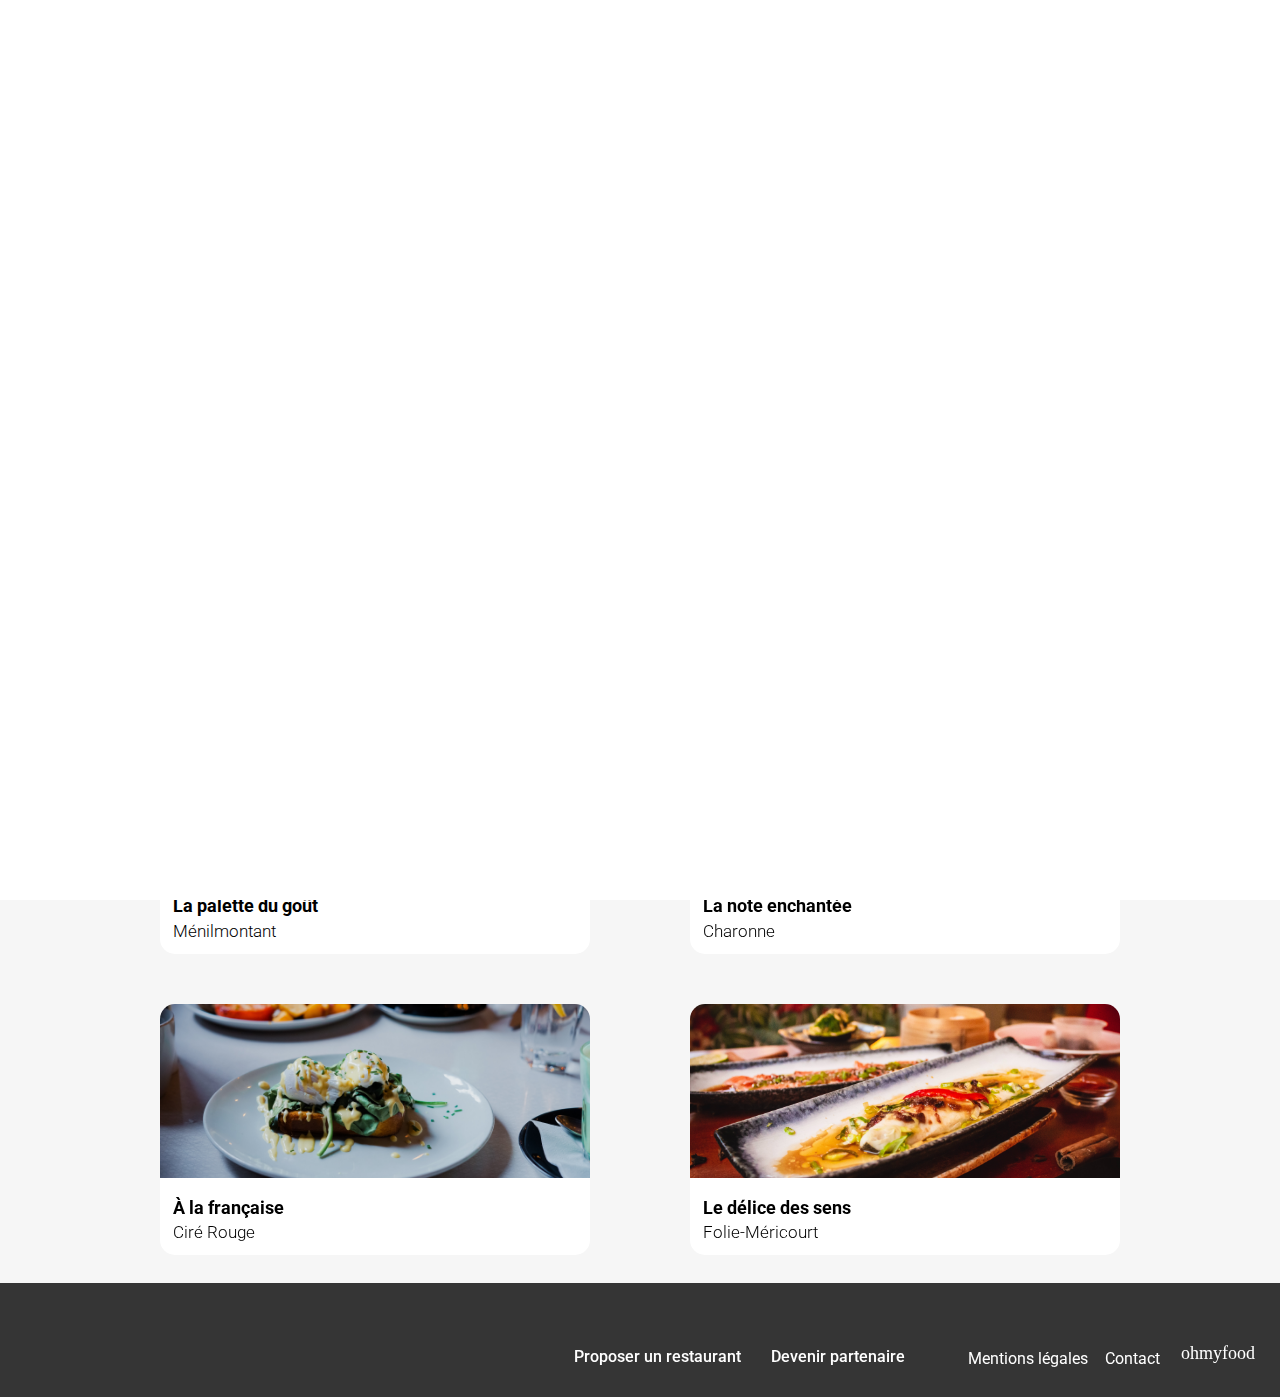
<file: index.html>
<!DOCTYPE html>
<html lang="fr">
  <head>
    <meta charset="utf-8" />
    <meta name="viewport" content="width=device-width, initial-scale=1.0" />
    <link rel="preconnect" href="https://fonts.googleapis.com" />
    <link rel="preconnect" href="https://fonts.gstatic.com" crossorigin />
    <link
      href="https://fonts.googleapis.com/css2?family=Roboto:display=swap"
      rel="stylesheet"
    />
    <link
      rel="stylesheet"
      href="https://cdnjs.cloudflare.com/ajax/libs/font-awesome/6.2.1/css/all.min.css"
      integrity="sha512-MV7K8+y+gLIBoVD59lQIYicR65iaqukzvf/nwasF0nqhPay5w/9lJmVM2hMDcnK1OnMGCdVK+iQrJ7lzPJQd1w=="
      crossorigin="anonymous"
      referrerpolicy="no-referrer"
    />
    <link rel="stylesheet" href="Assets/normaliz.css" />
    <link rel="stylesheet" href="Assets/style.css" />
    <link rel="stylesheet" href="Assets/styledesktop.css" />
    <title>ohmyfood</title>
  </head>
  <body>
    <div class="load">
      <div class="loader"></div>
    </div>
      <header>
        <div class="imgh">
          <img src="Assets/images/logo/ohmyfood.png" alt="titre" />
        </div>
        <form class="location" method="get" action="#">
          <i class="fa-solid fa-location-dot"></i>
          <p>
            <label for="city"></label>
            <input
              type="text"
              name="city"
              id="city"
              placeholder="Paris, Belleville"
              size="20"
              maxlength="20"
            />
          </p>
        </form>
      </header>
      <main>
        <div class="firstparty">
          <h1>Réservez le menu qui vous convient</h1>
          <p>
            Découvrez des restaurants d'exception, sélectionnés par nos soins.
          </p>
          <a class="restaubtn" href="#restaurantsection">Explorer nos restaurant</a>
        </div>
        <nav class="fonct">
          <h2>Fonctionnement</h2>
          <div class="fonct__menu">
            <a class="fonct__bal1" href="#restaurantsection">
              <p>
                <i class="fa-solid fa-mobile-screen-button"></i>Choisissez un
                restaurant
              </p>
              <p class="num">1</p>
            </a>
            <a class="fonct__bal2" href="#">
              <p><i class="fa-solid fa-list-ul"></i>Composez votre menu</p>
              <p class="num">2</p>
            </a>
            <a class="fonct__bal3" href="#">
              <p><i class="fa-solid fa-store"></i>Dégustez au restaurant</p>
              <p class="num">3</p>
            </a>
          </div>
        </nav>
        <section class="restaurantsection">
          <h2 class="title" id="restaurantsection">Restaurants</h2>
          <div class="resto">
            <div class="resto__flex">
              <article class="resto__cont">
                <a href="Restaurants/lapalettedugout.html">
                  <img
                    src="Assets/images/restaurants/jay-wennington-N_Y88TWmGwA-unsplash.jpg"
                    alt="Assiette de présentation de la palette du goût"
                  />
                  <p class="resto__cont--new">Nouveau</p>
                  <h2 class="resto__cont--titlenew">La palette du goût</h2>
                  <p class="resto__cont--namenew">Ménilmontant</p>
                </a>
                <div class="newheart">
                  <i class="fa-regular fa-heart one"></i>
                  <i class="fa-solid fa-heart two"></i>
                </div>
              </article>
              <article class="resto__cont">
                <a href="Restaurants/lanoteenchantee.html">
                  <img
                    class="second"
                    src="Assets/images/restaurants/stil-u2Lp8tXIcjw-unsplash.jpg"
                    alt="Assiette de présentation de la note enchantée"
                  />
                  <p class="resto__cont--new">Nouveau</p>
                  <h2 class="resto__cont--titlenew">La note enchantée</h2>
                  <p class="resto__cont--namenew">Charonne</p>
                </a>
                <div class="newheart">
                  <i class="fa-regular fa-heart one"></i>
                  <i class="fa-solid fa-heart two"></i>
                </div>
              </article>
            </div>
            <div class="resto__flex">
              <article class="resto__cont">
                <a href="Restaurants/alafrancaise.html">
                  <img
                    src="Assets/images/restaurants/toa-heftiba-DQKerTsQwi0-unsplash.jpg"
                    alt="Assiette de présentation de À la française"
                  />
                  <h2 class="resto__cont--title">À la française</h2>
                  <p class="resto__cont--name">Ciré Rouge</p>
                </a>
                <div class="heart">
                  <i class="fa-regular fa-heart one"></i>
                  <i class="fa-solid fa-heart two"></i>
                </div>
              </article>
              <article class="resto__cont">
                <a href="Restaurants/ledelicedessens.html">
                  <img
                    src="Assets/images/restaurants/louis-hansel-shotsoflouis-qNBGVyOCY8Q-unsplash.jpg"
                    alt="Assiette de présentation de Le délice des sens"
                  />
                  <h2 class="resto__cont--title">Le délice des sens</h2>
                  <p class="resto__cont--name">Folie-Méricourt</p>
                </a>
                <div class="heart">
                  <i class="fa-regular fa-heart one"></i>
                  <i class="fa-solid fa-heart two"></i>
                </div>
              </article>
            </div>
          </div>
        </section>
      </main>
      <footer>
        <h1><a href="#restaurantsection">ohmyfood</a></h1>
        <div>
          <p class="i">
            <a href="#restaurantsection">
              <i class="fa-solid fa-utensils"></i> Proposer un restaurant
            </a>
          </p>
          <p class="i">
            <a href="#restaurantsection">
              <i class="fa-solid fa-handshake"></i> Devenir partenaire
            </a>
          </p>
          <p class="p p1"><a href="#restaurantsection">Mentions légales</a></p>
          <a href="mailto:contact@ohmyfood.fr"><p class="p">Contact</p></a>
        </div>
      </footer>
  </body>
</html>
</file>
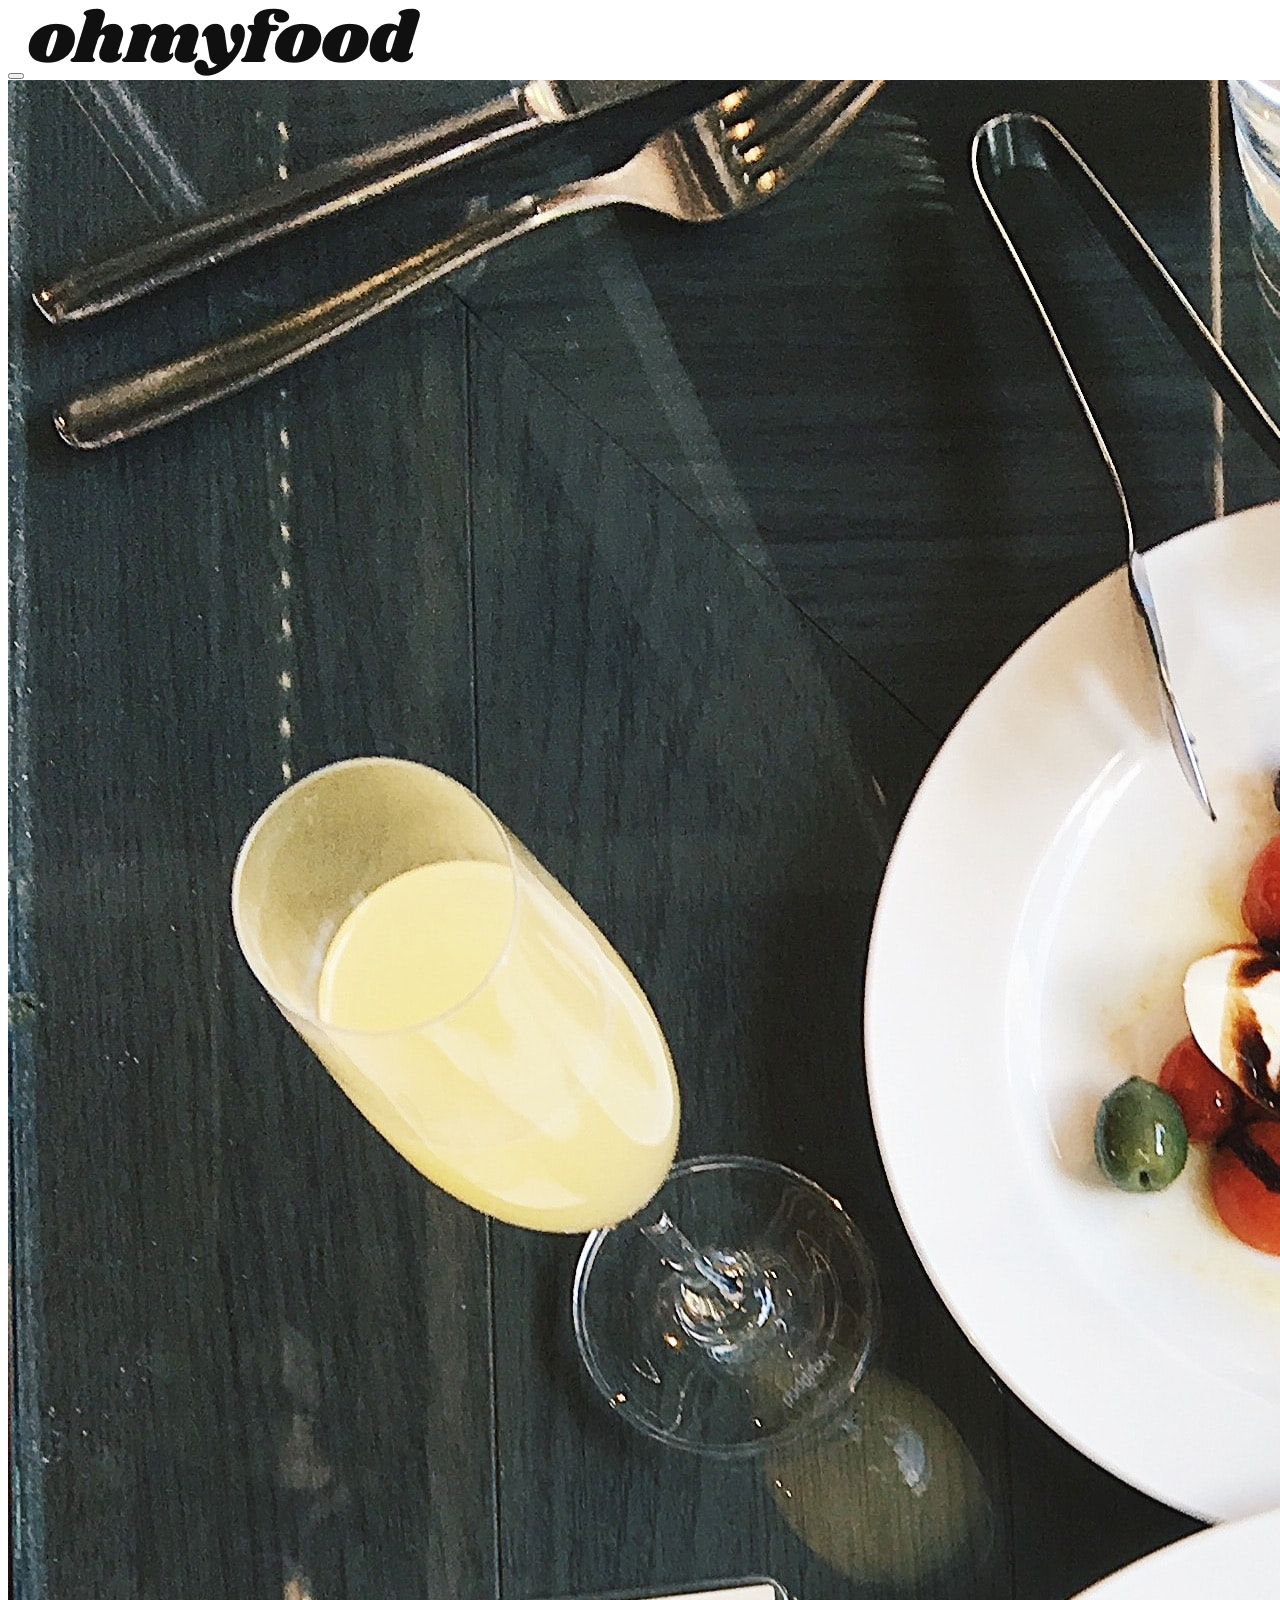
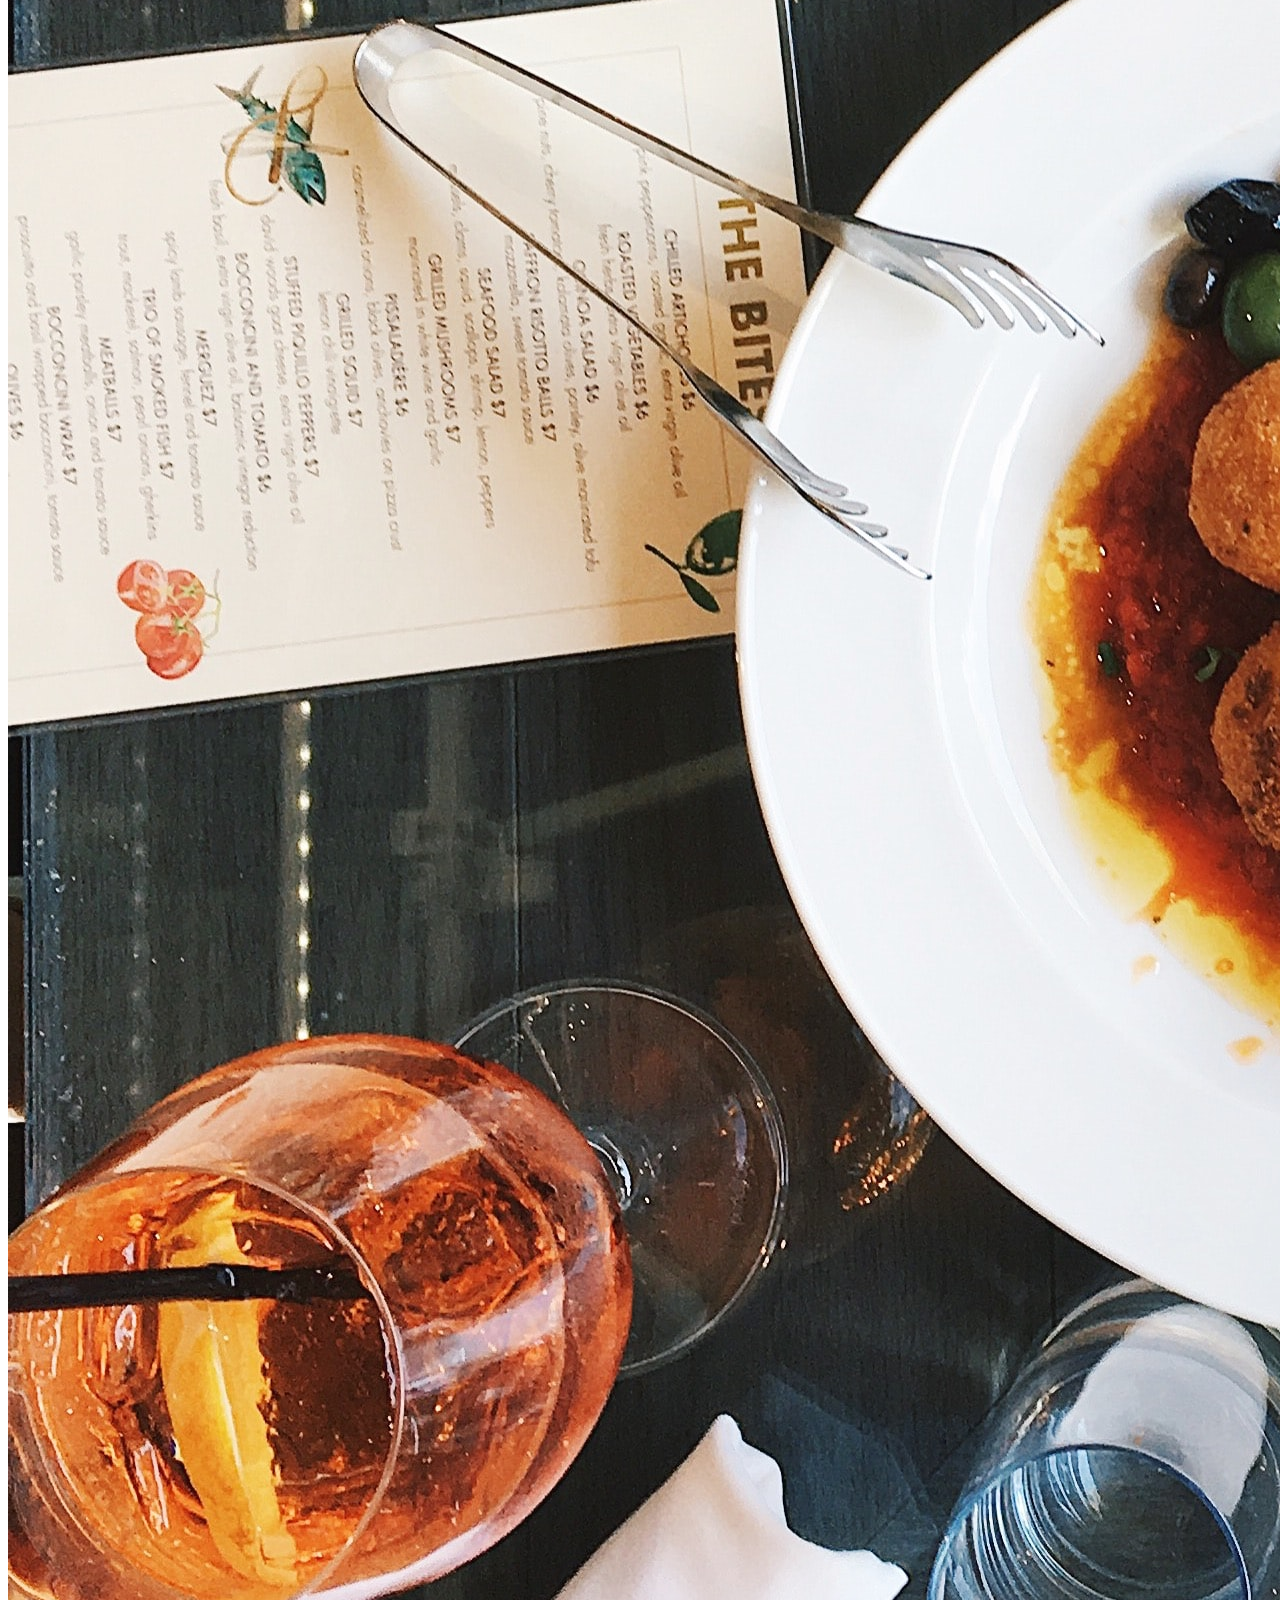
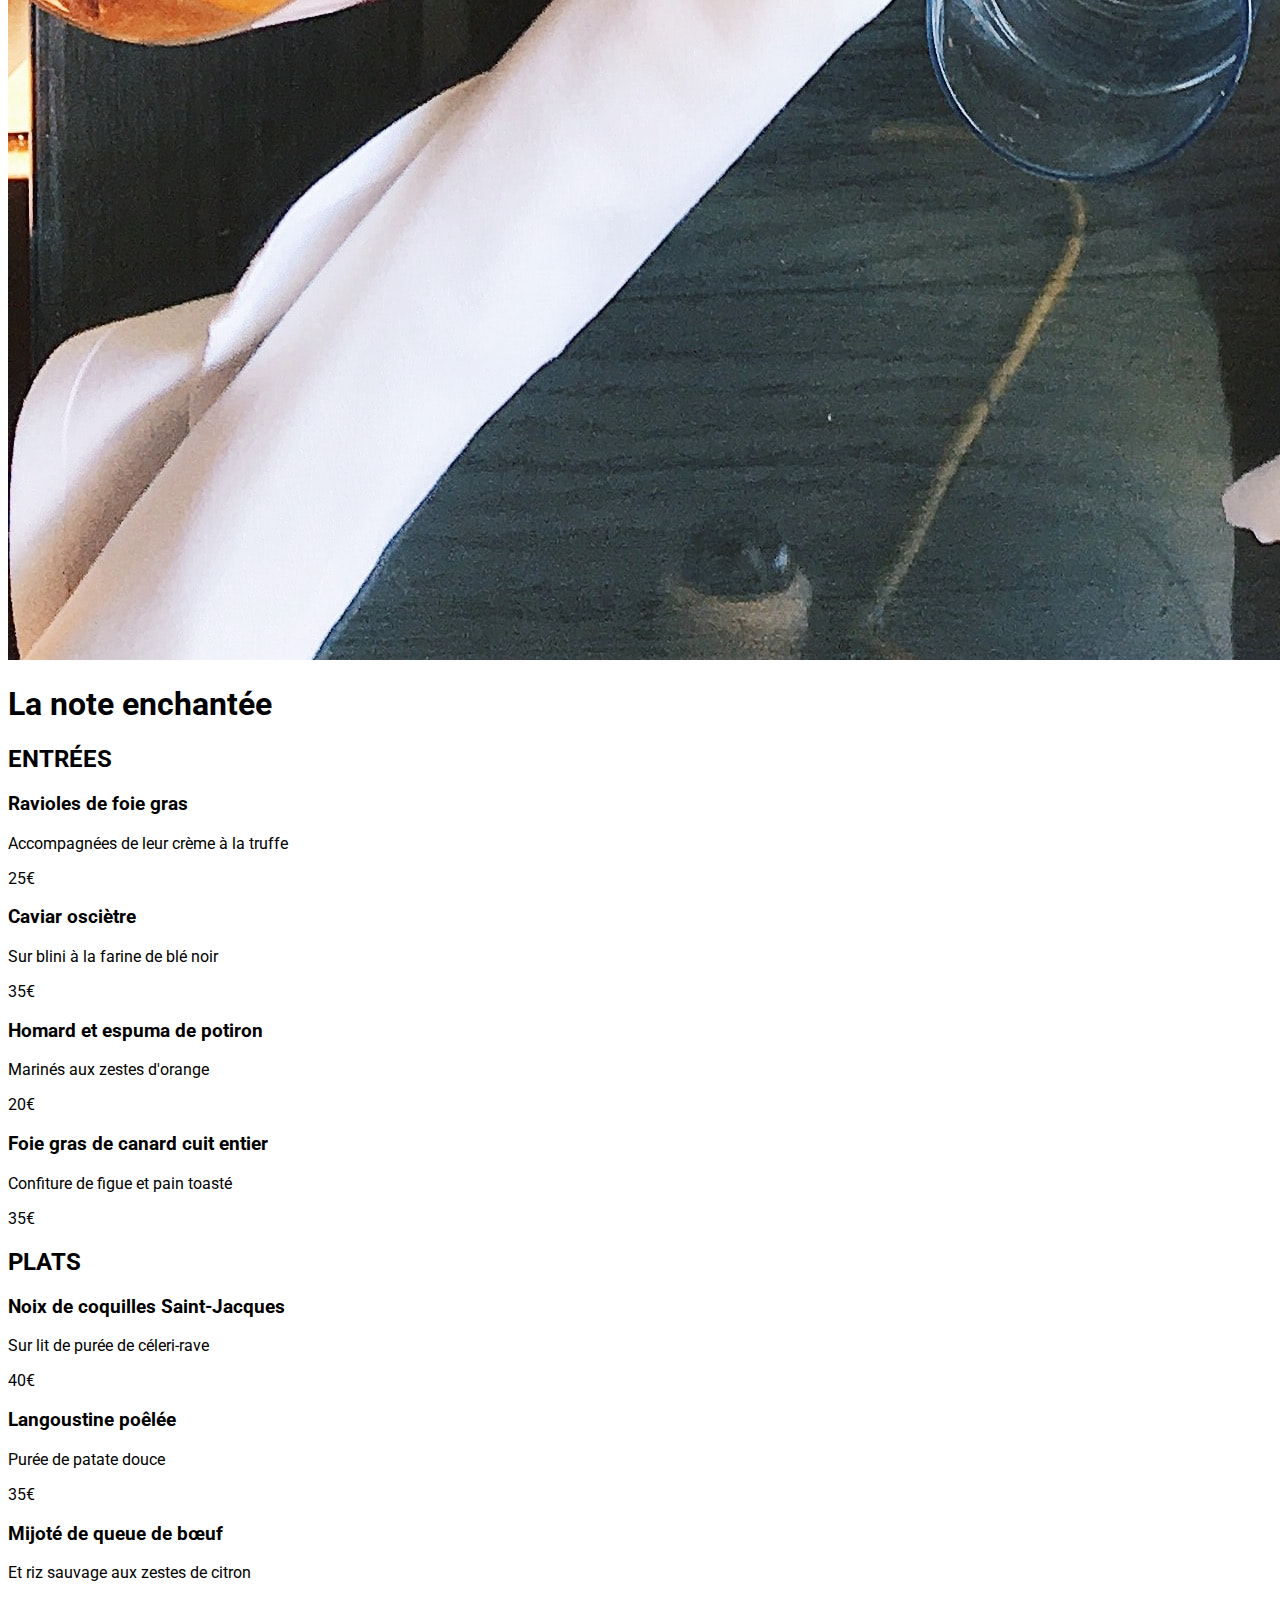
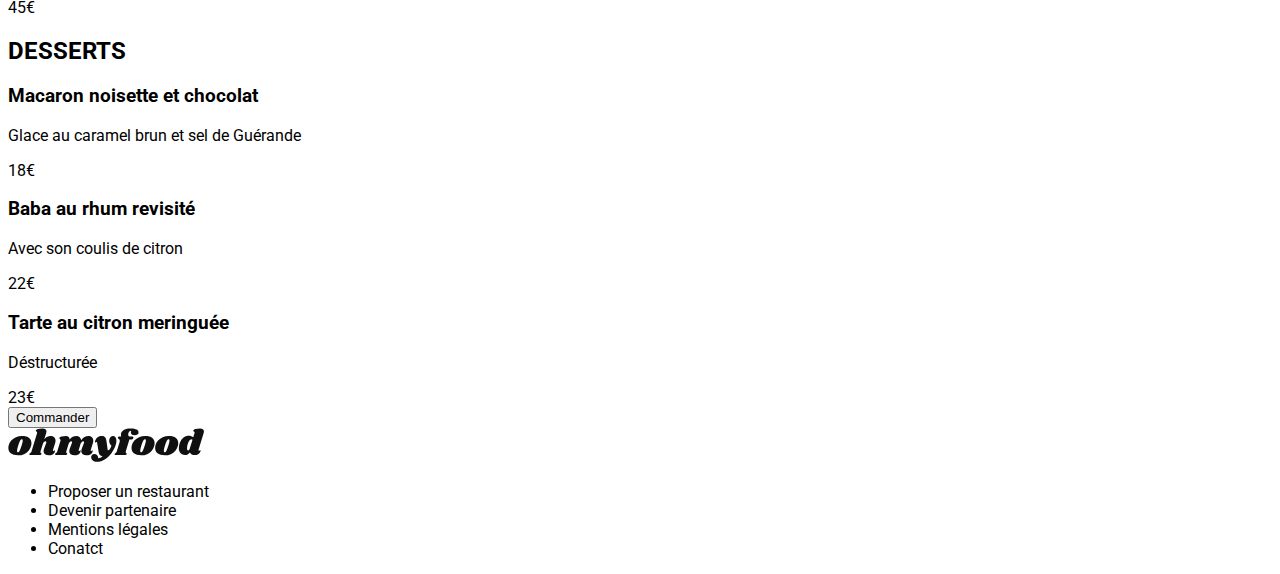
<file: lanoteenchantée.html>
<!DOCTYPE html>
<html lang="fr">
  <head>
    <meta charset="utf-8" />
    <link rel="preconnect" href="https://fonts.googleapis.com">
    <link rel="preconnect" href="https://fonts.gstatic.com" crossorigin>
    <link href="https://fonts.googleapis.com/css2?family=Roboto:display=swap" rel="stylesheet">
    <link rel="stylesheet" href="https://cdnjs.cloudflare.com/ajax/libs/font-awesome/6.2.1/css/all.min.css" integrity="sha512-MV7K8+y+gLIBoVD59lQIYicR65iaqukzvf/nwasF0nqhPay5w/9lJmVM2hMDcnK1OnMGCdVK+iQrJ7lzPJQd1w==" crossorigin="anonymous" referrerpolicy="no-referrer">
    <link rel="stylesheet" href="Images%20et%20textes%20Ohmyfood/style.css">
    <title>ohmyfood</title>
  </head>
<body>
    <header>
       <button><i class="fa-solid fa-arrow-left"></i></button>
       <img src="Images%20et%20textes%20Ohmyfood/images/logo/ohmyfood.png" alt="titre">
    </header>
    <main>
        <img src="Images%20et%20textes%20Ohmyfood/images/restaurants/stil-u2Lp8tXIcjw-unsplash.jpg" alt="Assiette de présentation de la note enchantée">
        <h1>La note enchantée</h1>
        <i class="fa-regular fa-heart"></i>
        <article>
            <h2>ENTRÉES</h2>
                <div>
                    <h3>Ravioles de foie gras</h3>
                    <p>Accompagnées de leur crème à la truffe</p>
                    <a>25€</a>
                </div>
                <div>
                    <h3>Caviar osciètre</h3>
                    <p>Sur blini à la farine de blé noir</p>
                    <a>35€</a>
                </div>
                <div>
                    <h3>Homard et espuma de potiron</h3>
                    <p>Marinés aux zestes d'orange</p>
                    <a>20€</a>
                </div>
                <div>
                    <h3>Foie gras de canard cuit entier</h3>
                    <p>Confiture de figue et pain toasté</p>
                    <a>35€</a>
                </div>
        </article>
        <article>
            <h2>PLATS</h2>
                <div>
                    <h3>Noix de coquilles Saint-Jacques</h3>
                    <p>Sur lit de purée de céleri-rave</p>
                    <a>40€</a>
                </div>
                <div>
                    <h3>Langoustine poêlée</h3>
                    <p>Purée de patate douce</p>
                    <a>35€</a>
                </div>
                <div>
                    <h3>Mijoté de queue de bœuf</h3>
                    <p>Et riz sauvage aux zestes de citron</p>
                    <a>45€</a>
                </div>
        </article>
        <article>
            <h2>DESSERTS</h2>
                <div>
                    <h3>Macaron noisette et chocolat</h3>
                    <p>Glace au caramel brun et sel de Guérande</p>
                    <a>18€</a>
                </div>
                <div>
                    <h3>Baba au rhum revisité</h3>
                    <p>Avec son coulis de citron</p>
                    <a>22€</a>
                </div>
                <div>
                    <h3>Tarte au citron meringuée</h3>
                    <p>Déstructurée</p>
                    <a>23€</a>
                </div>
        </article>
        <button>Commander</button>
    </main>
    <footer>
        <img src="Images%20et%20textes%20Ohmyfood/images/logo/ohmyfood@2x.svg" alt="titre">
        <ul>
          <li><i class="fa-solid fa-utensils"></i> Proposer un restaurant</li>
          <li><i class="fa-solid fa-handshake"></i> Devenir partenaire</li>
          <li>Mentions légales</li>
          <li>Conatct</li>
        </ul>  
    </footer>
</body>
</file>
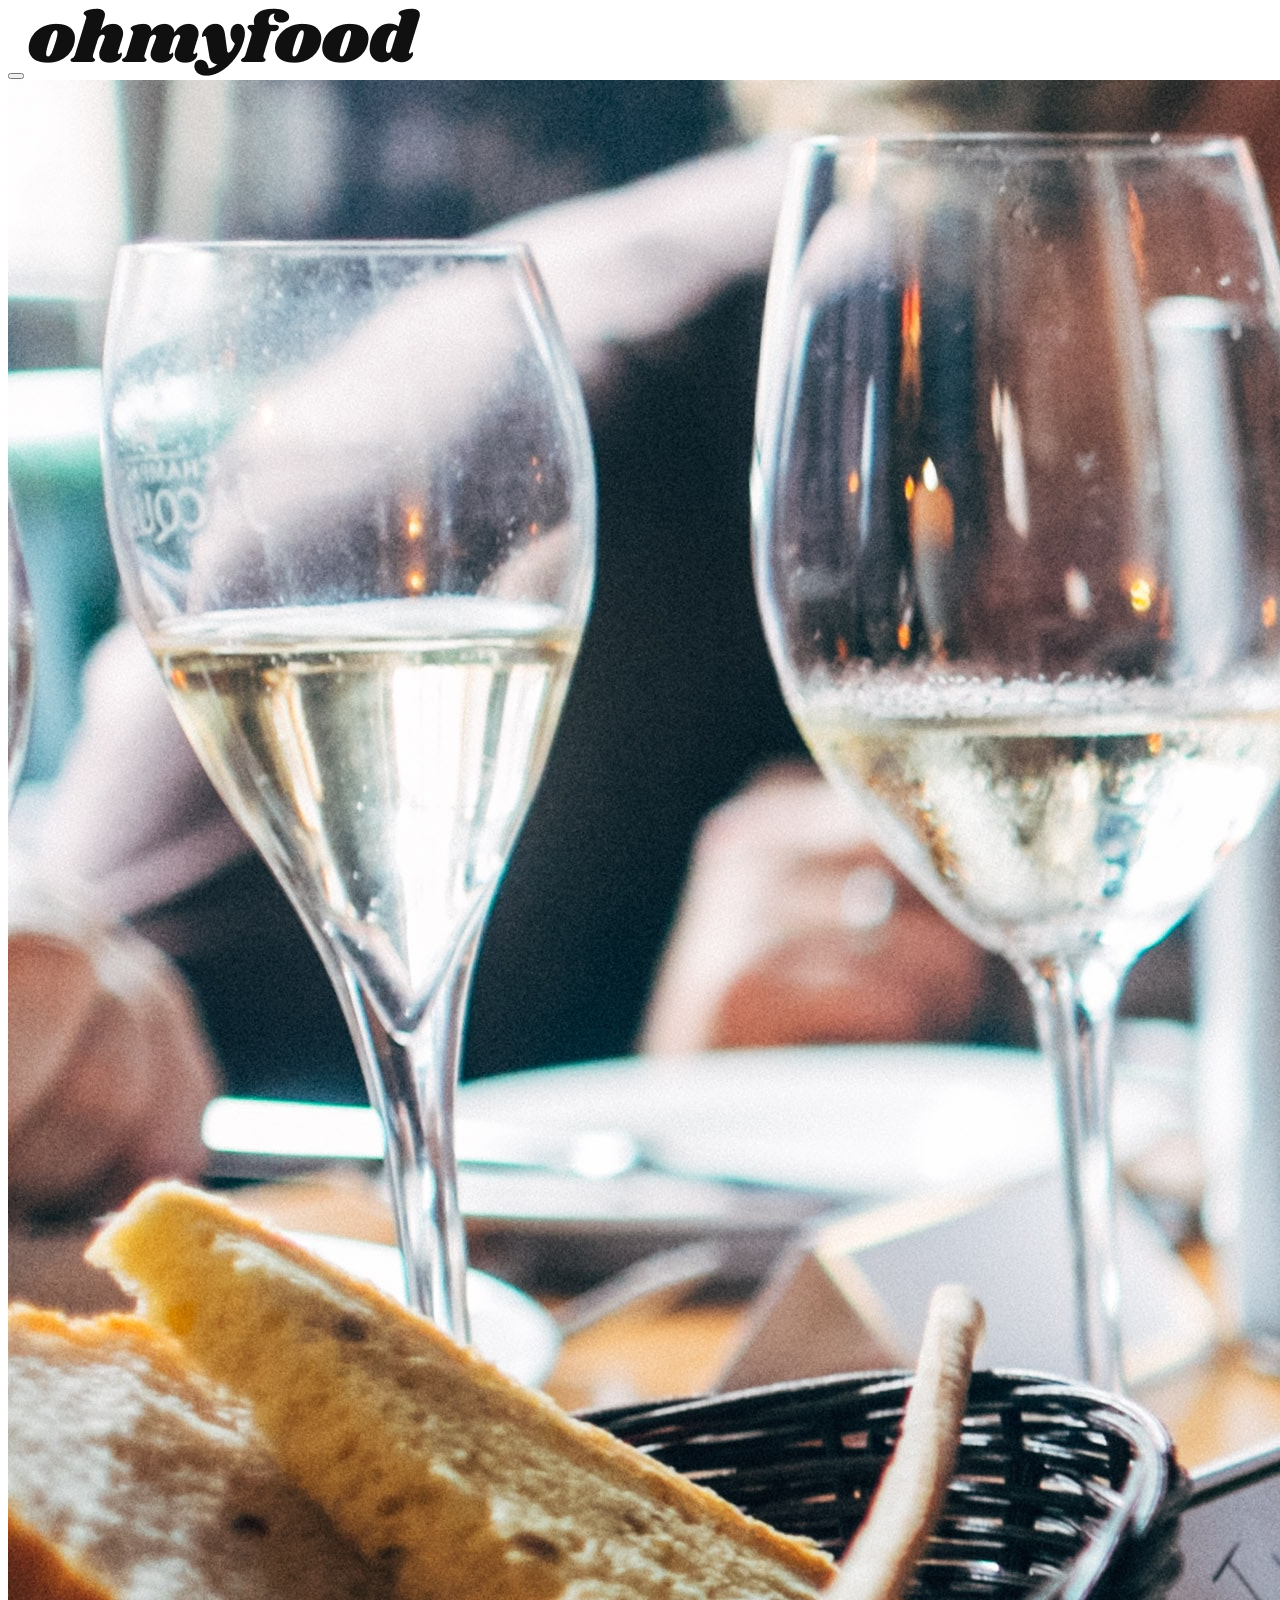
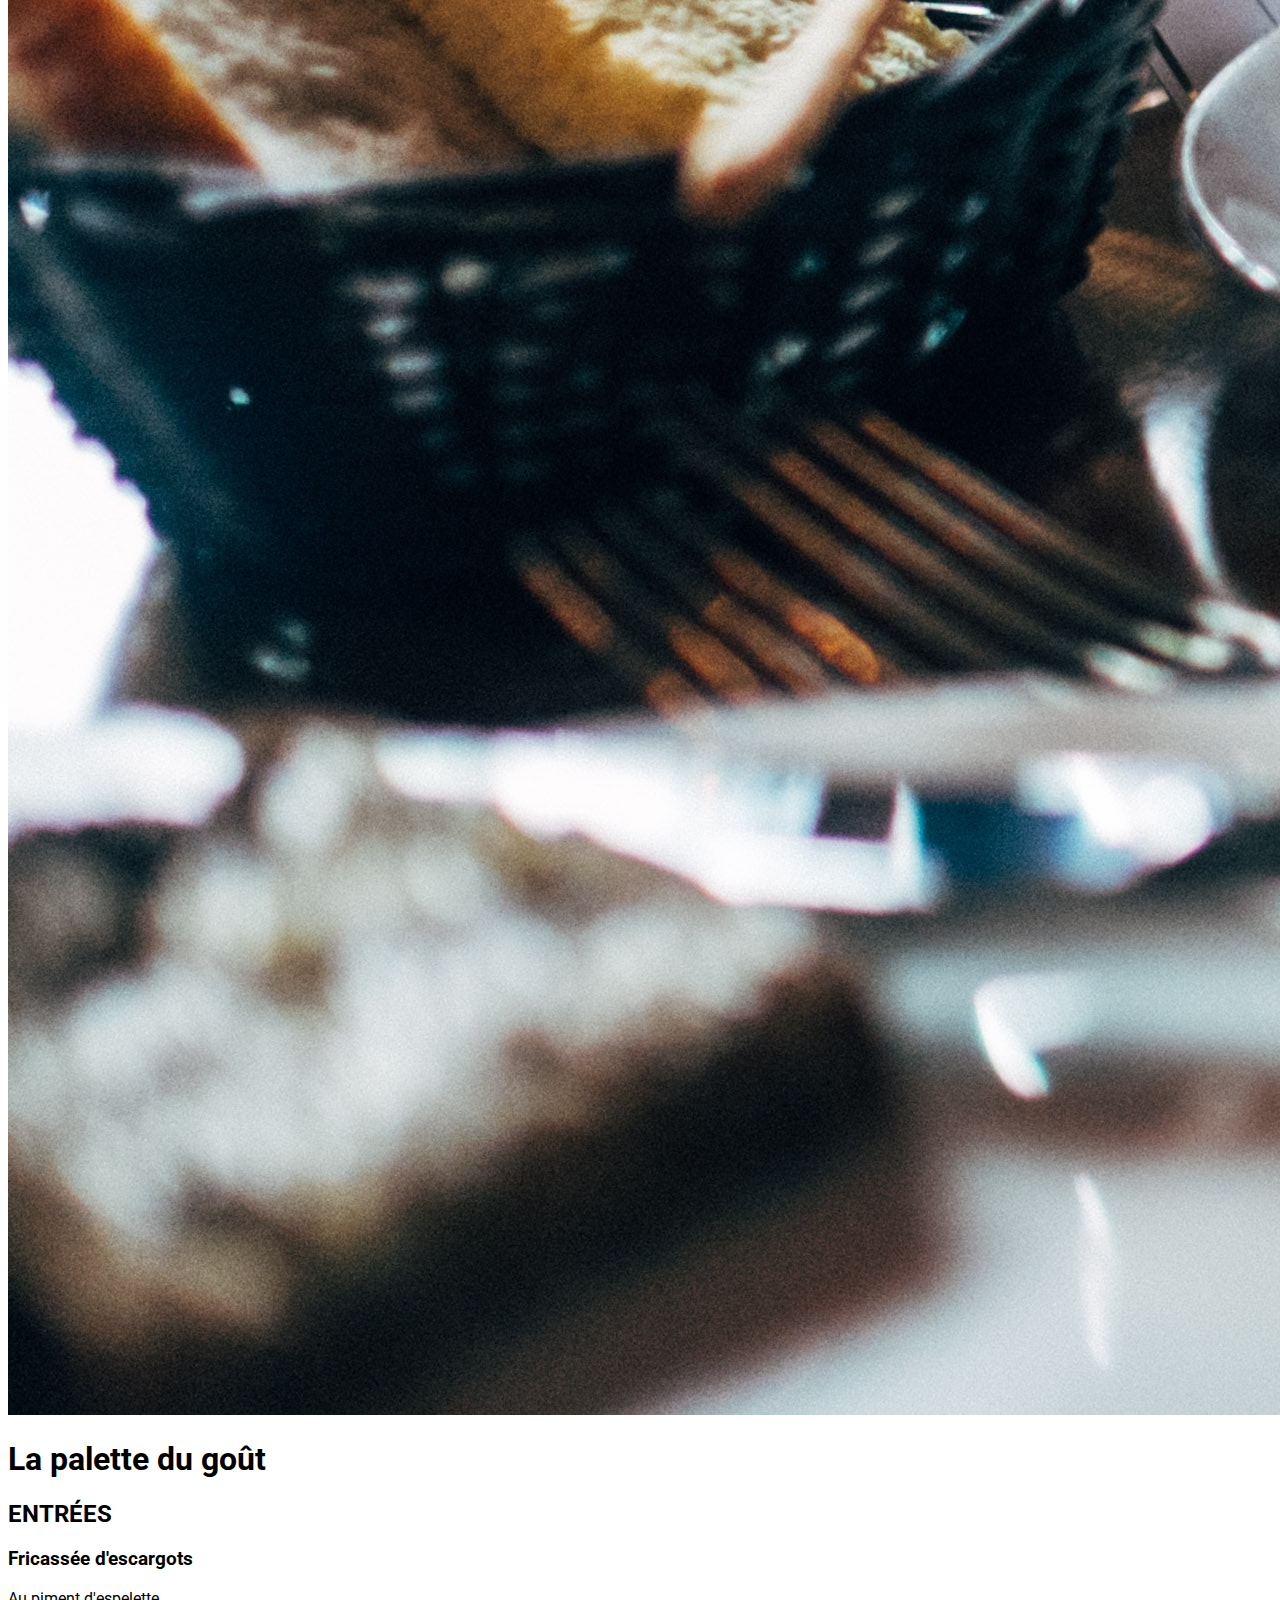
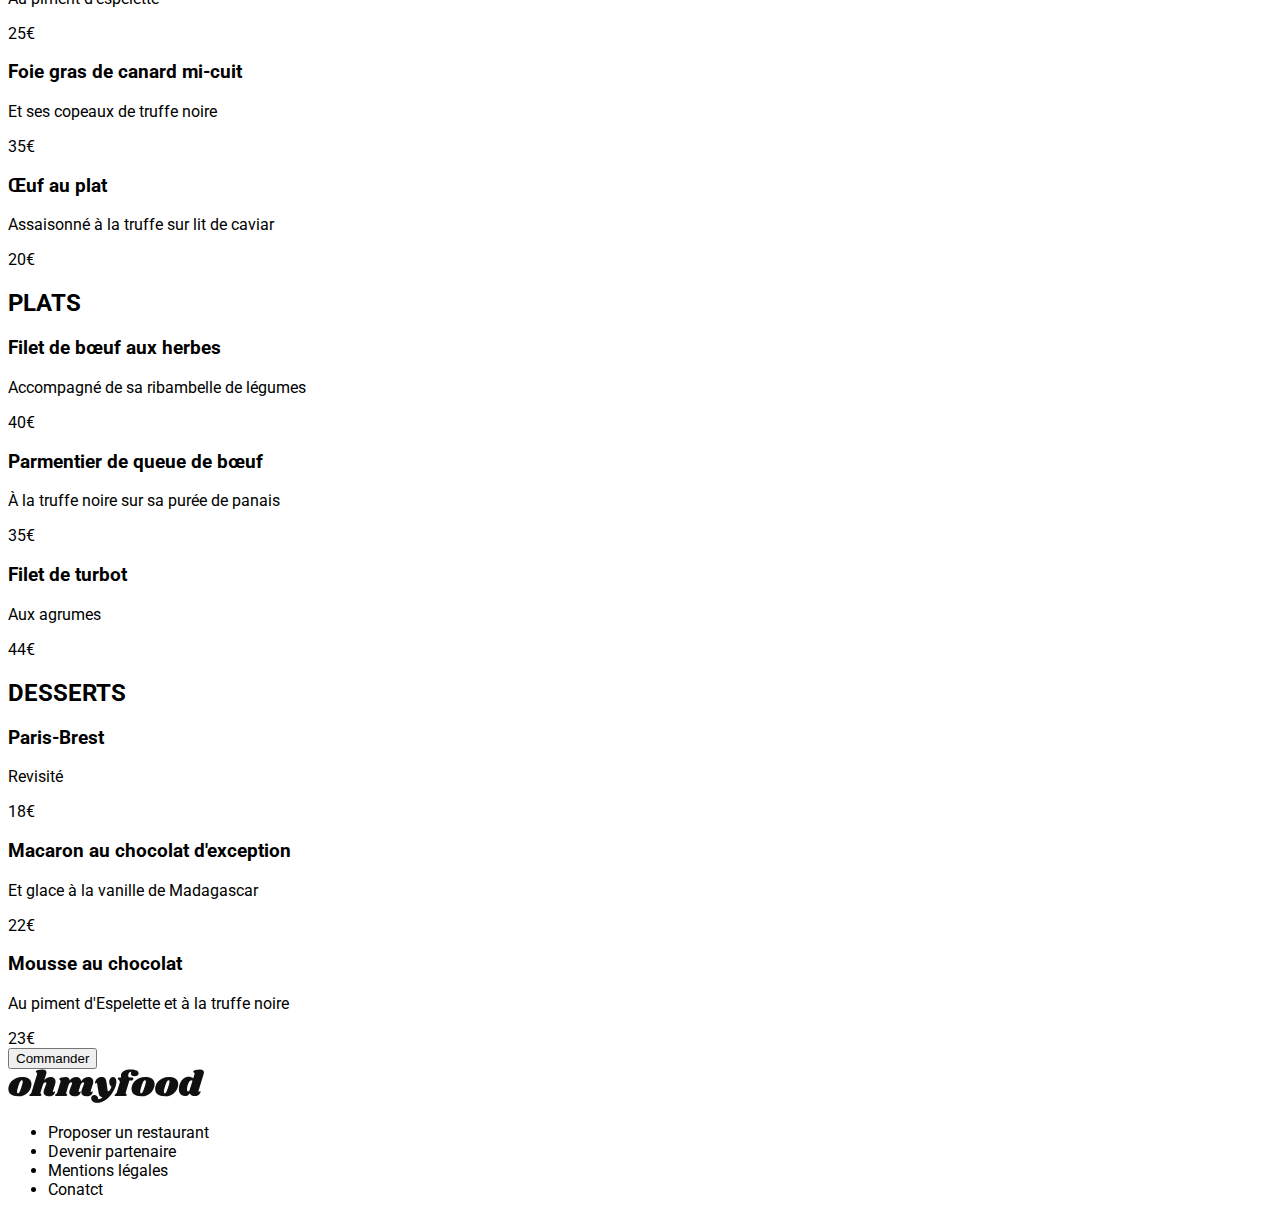
<file: lapalettedugout.html>
<!DOCTYPE html>
<html lang="fr">
  <head>
    <meta charset="utf-8" />
    <link rel="preconnect" href="https://fonts.googleapis.com">
    <link rel="preconnect" href="https://fonts.gstatic.com" crossorigin>
    <link href="https://fonts.googleapis.com/css2?family=Roboto:display=swap" rel="stylesheet">
    <link rel="stylesheet" href="https://cdnjs.cloudflare.com/ajax/libs/font-awesome/6.2.1/css/all.min.css" integrity="sha512-MV7K8+y+gLIBoVD59lQIYicR65iaqukzvf/nwasF0nqhPay5w/9lJmVM2hMDcnK1OnMGCdVK+iQrJ7lzPJQd1w==" crossorigin="anonymous" referrerpolicy="no-referrer">
    <link rel="stylesheet" href="Images%20et%20textes%20Ohmyfood/style.css">
    <title>ohmyfood</title>
  </head>
<body>
    <header>
       <button><i class="fa-solid fa-arrow-left"></i></button>
       <img src="Images%20et%20textes%20Ohmyfood/images/logo/ohmyfood.png" alt="titre">
    </header>
    <main>
        <img src="Images%20et%20textes%20Ohmyfood/images/restaurants/jay-wennington-N_Y88TWmGwA-unsplash.jpg" alt="Assiette de présentation de la palette du goût">
        <h1>La palette du goût</h1>
        <i class="fa-regular fa-heart"></i>
        <article>
            <h2>ENTRÉES</h2>
                <div>
                    <h3>Fricassée d'escargots</h3>
                    <p>Au piment d'espelette</p>
                    <a>25€</a>
                </div>
                <div>
                    <h3>Foie gras de canard mi-cuit</h3>
                    <p>Et ses copeaux de truffe noire</p>
                    <a>35€</a>
                </div>
                <div>
                    <h3>Œuf au plat</h3>
                    <p>Assaisonné à la truffe sur lit de caviar</p>
                    <a>20€</a>
                </div>
        </article>
        <article>
            <h2>PLATS</h2>
                <div>
                    <h3>Filet de bœuf aux herbes</h3>
                    <p>Accompagné de sa ribambelle de légumes</p>
                    <a>40€</a>
                </div>
                <div>
                    <h3>Parmentier de queue de bœuf</h3>
                    <p>À la truffe noire sur sa purée de panais</p>
                    <a>35€</a>
                </div>
                <div>
                    <h3>Filet de turbot</h3>
                    <p>Aux agrumes</p>
                    <a>44€</a>
                </div>
        </article>
        <article>
            <h2>DESSERTS</h2>
                <div>
                    <h3>Paris-Brest</h3>
                    <p>Revisité</p>
                    <a>18€</a>
                </div>
                <div>
                    <h3>Macaron au chocolat d'exception</h3>
                    <p>Et glace à la vanille de Madagascar</p>
                    <a>22€</a>
                </div>
                <div>
                    <h3>Mousse au chocolat </h3>
                    <p>Au piment d'Espelette et à la truffe noire</p>
                    <a>23€</a>
                </div>
        </article>
        <button>Commander</button>
    </main>
    <footer>
        <img src="Images%20et%20textes%20Ohmyfood/images/logo/ohmyfood@2x.svg" alt="titre">
        <ul>
          <li><i class="fa-solid fa-utensils"></i> Proposer un restaurant</li>
          <li><i class="fa-solid fa-handshake"></i> Devenir partenaire</li>
          <li>Mentions légales</li>
          <li>Conatct</li>
        </ul>  
    </footer>
</body>
</file>
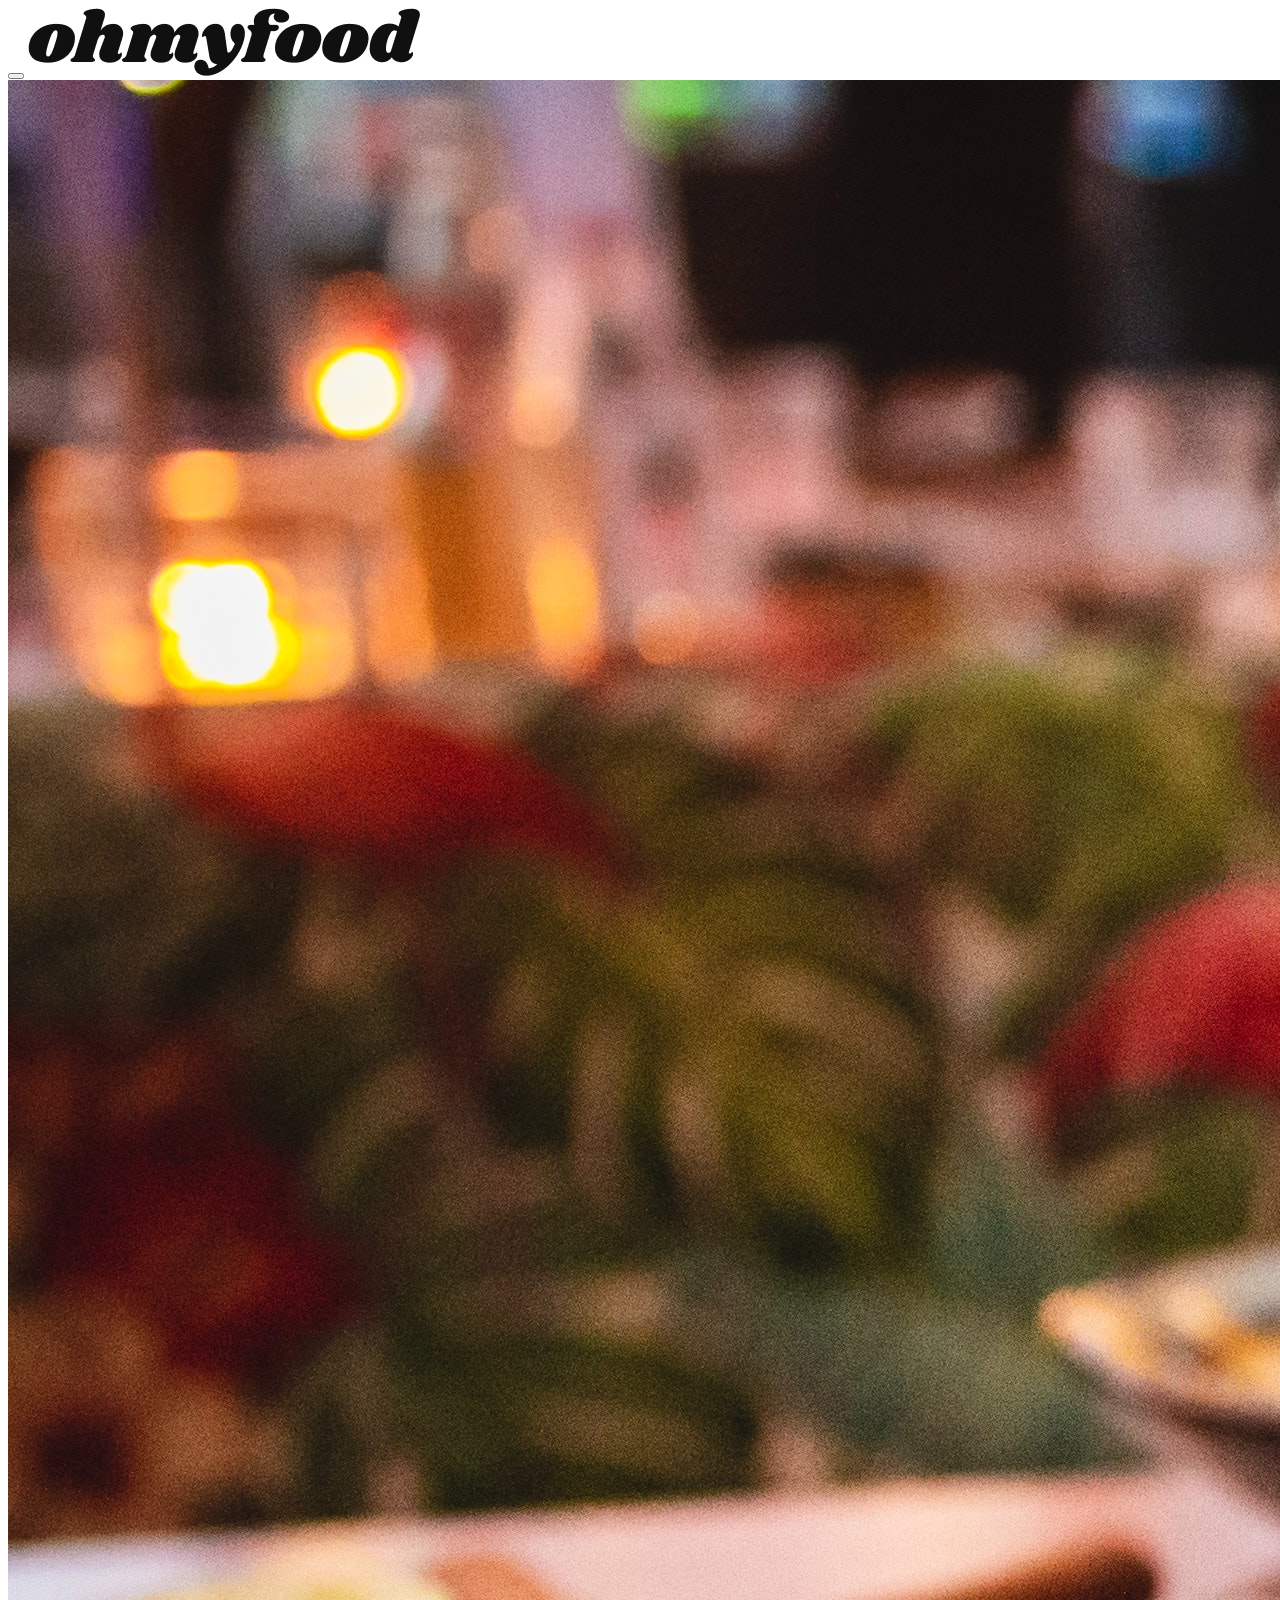
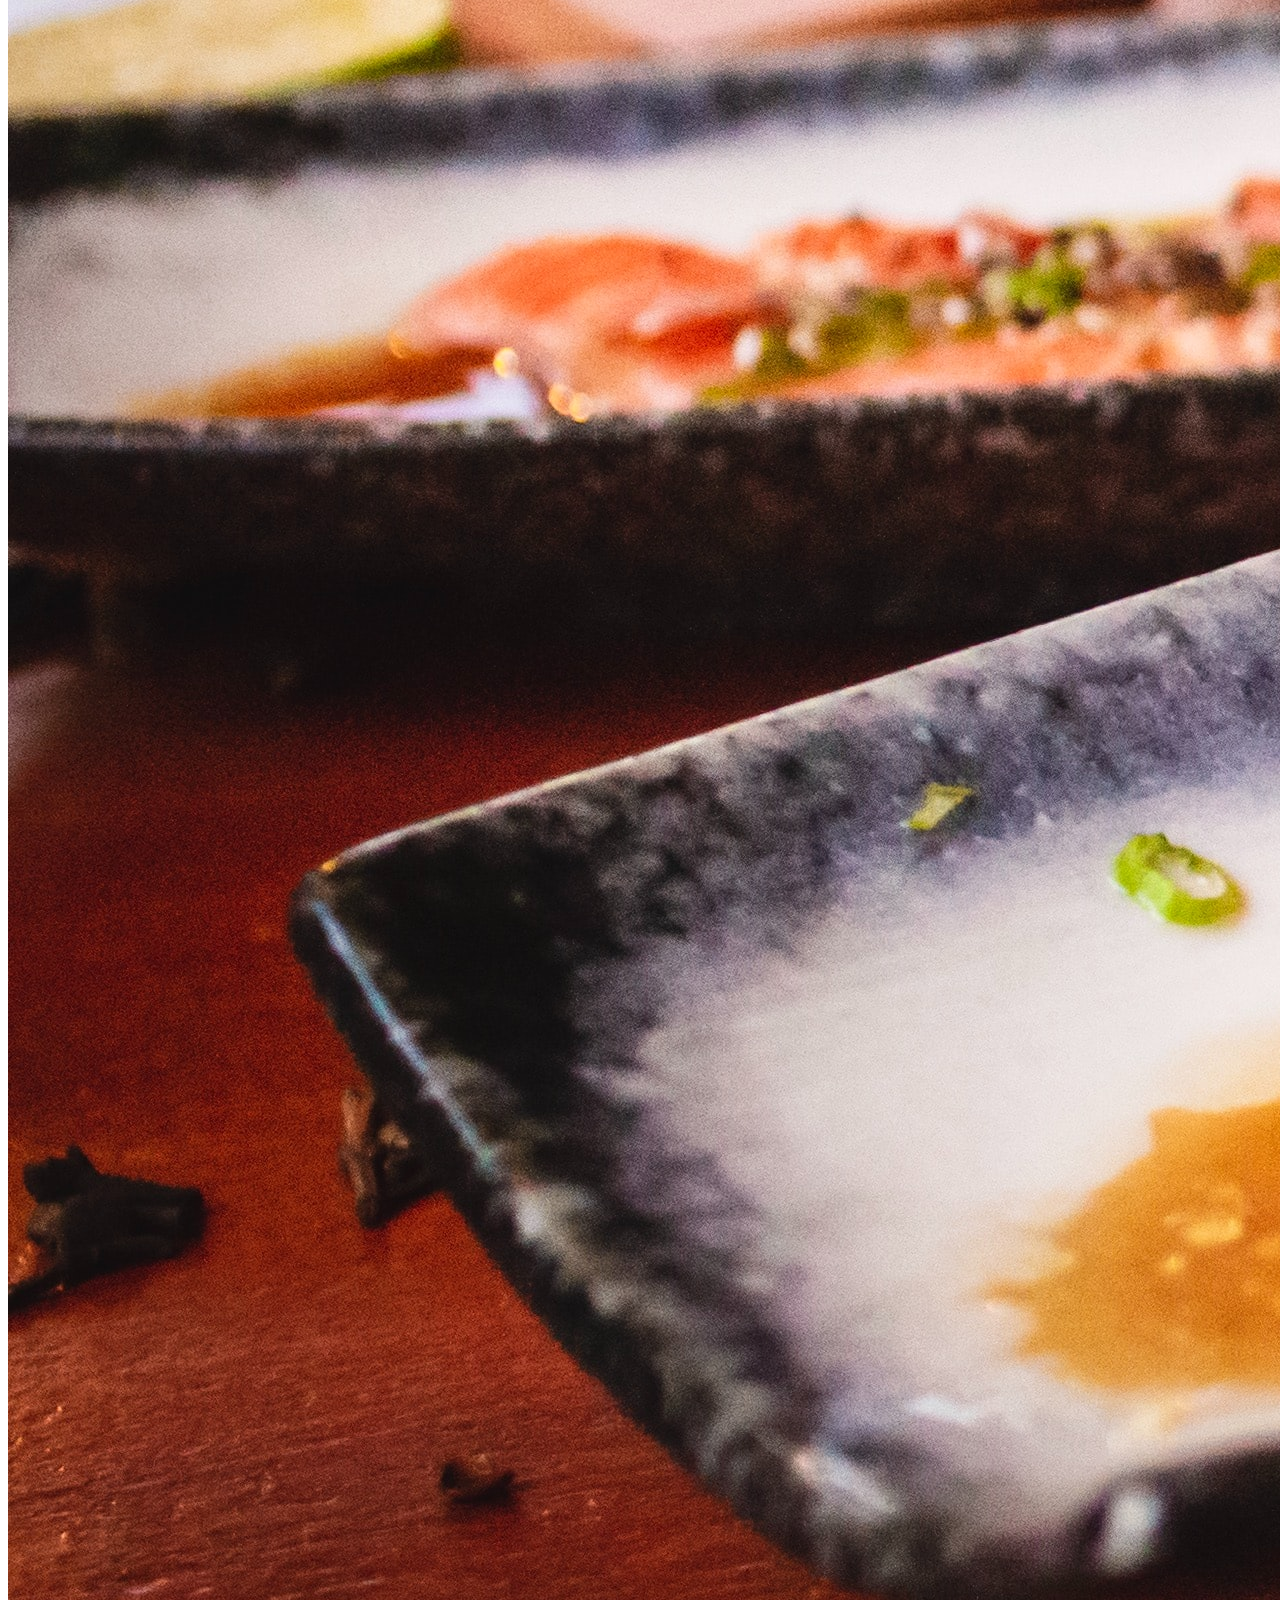
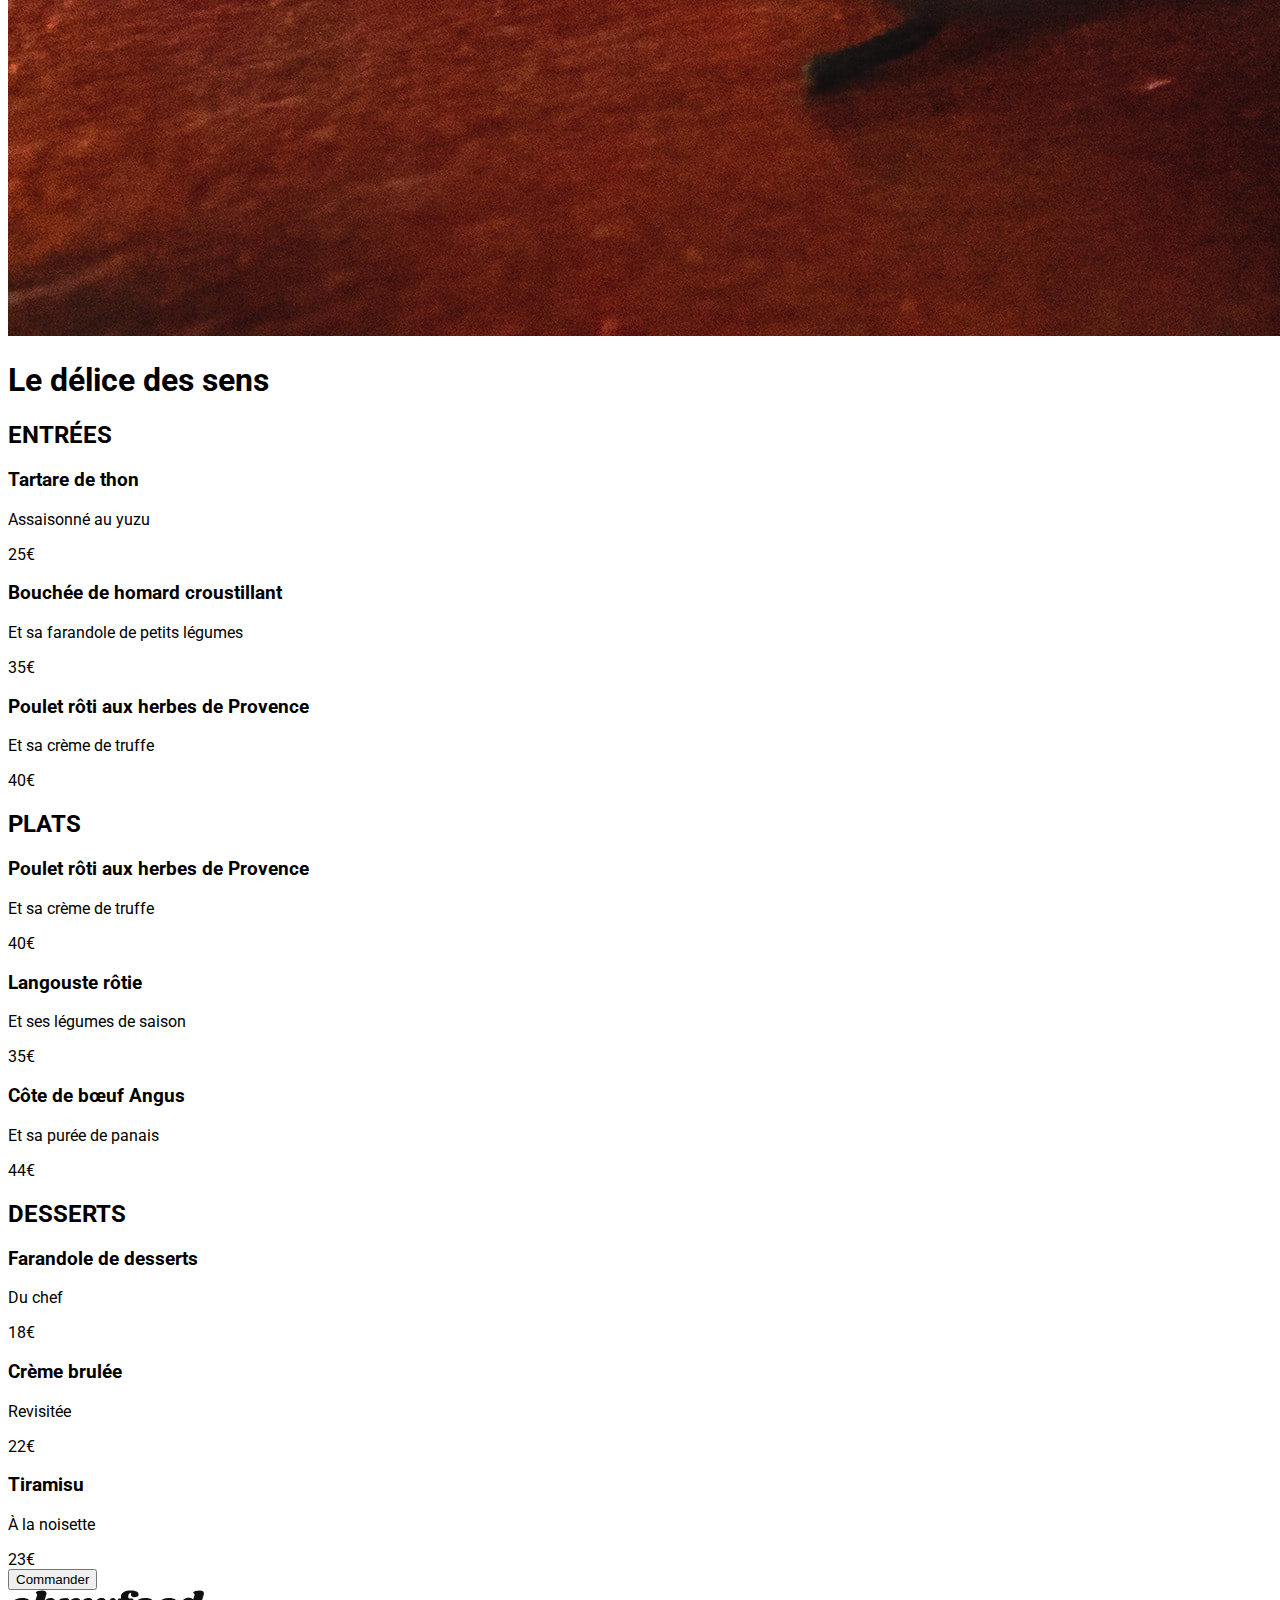
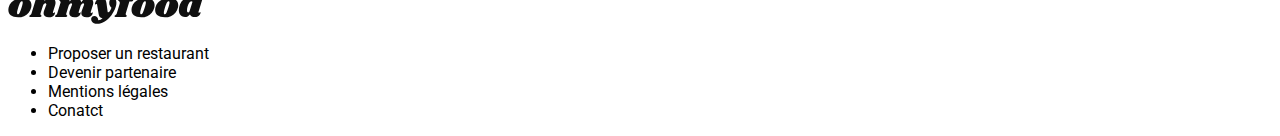
<file: ledélicedessens.html>
<!DOCTYPE html>
<html lang="fr">
  <head>
    <meta charset="utf-8" />
    <link rel="preconnect" href="https://fonts.googleapis.com">
    <link rel="preconnect" href="https://fonts.gstatic.com" crossorigin>
    <link href="https://fonts.googleapis.com/css2?family=Roboto:display=swap" rel="stylesheet">
    <link rel="stylesheet" href="https://cdnjs.cloudflare.com/ajax/libs/font-awesome/6.2.1/css/all.min.css" integrity="sha512-MV7K8+y+gLIBoVD59lQIYicR65iaqukzvf/nwasF0nqhPay5w/9lJmVM2hMDcnK1OnMGCdVK+iQrJ7lzPJQd1w==" crossorigin="anonymous" referrerpolicy="no-referrer">
    <link rel="stylesheet" href="Images%20et%20textes%20Ohmyfood/style.css">
    <title>ohmyfood</title>
  </head>
<body>
    <header>
       <button><i class="fa-solid fa-arrow-left"></i></button>
       <img src="Images%20et%20textes%20Ohmyfood/images/logo/ohmyfood.png" alt="titre">
    </header>
    <main>
        <img src="Images%20et%20textes%20Ohmyfood/images/restaurants/louis-hansel-shotsoflouis-qNBGVyOCY8Q-unsplash.jpg" alt="Assiette de présentation de Le délice des sens">
        <h1>Le délice des sens</h1>
        <i class="fa-regular fa-heart"></i>
        <article>
            <h2>ENTRÉES</h2>
                <div>
                    <h3>Tartare de thon</h3>
                    <p>Assaisonné au yuzu</p>
                    <a>25€</a>
                </div>
                <div>
                    <h3>Bouchée de homard croustillant</h3>
                    <p>Et sa farandole de petits légumes</p>
                    <a>35€</a>
                </div>
                <div>
                    <h3>Poulet rôti aux herbes de Provence</h3>
                    <p>Et sa crème de truffe</p>
                    <a>40€</a>
                </div>
        </article>
        <article>
            <h2>PLATS</h2>
                <div>
                    <h3>Poulet rôti aux herbes de Provence</h3>
                    <p>Et sa crème de truffe</p>
                    <a>40€</a>
                </div>
                <div>
                    <h3>Langouste rôtie</h3>
                    <p>Et ses légumes de saison</p>
                    <a>35€</a>
                </div>
                <div>
                    <h3>Côte de bœuf Angus</h3>
                    <p>Et sa purée de panais</p>
                    <a>44€</a>
                </div>
        </article>
        <article>
            <h2>DESSERTS</h2>
                <div>
                    <h3>Farandole de desserts</h3>
                    <p>Du chef</p>
                    <a>18€</a>
                </div>
                <div>
                    <h3>Crème brulée</h3>
                    <p>Revisitée</p>
                    <a>22€</a>
                </div>
                <div>
                    <h3>Tiramisu</h3>
                    <p>À la noisette</p>
                    <a>23€</a>
                </div>
        </article>
        <button>Commander</button>
    </main>
    <footer>
        <img src="Images%20et%20textes%20Ohmyfood/images/logo/ohmyfood@2x.svg" alt="titre">
        <ul>
          <li><i class="fa-solid fa-utensils"></i> Proposer un restaurant</li>
          <li><i class="fa-solid fa-handshake"></i> Devenir partenaire</li>
          <li>Mentions légales</li>
          <li>Conatct</li>
        </ul>  
    </footer>
</body>
</file>
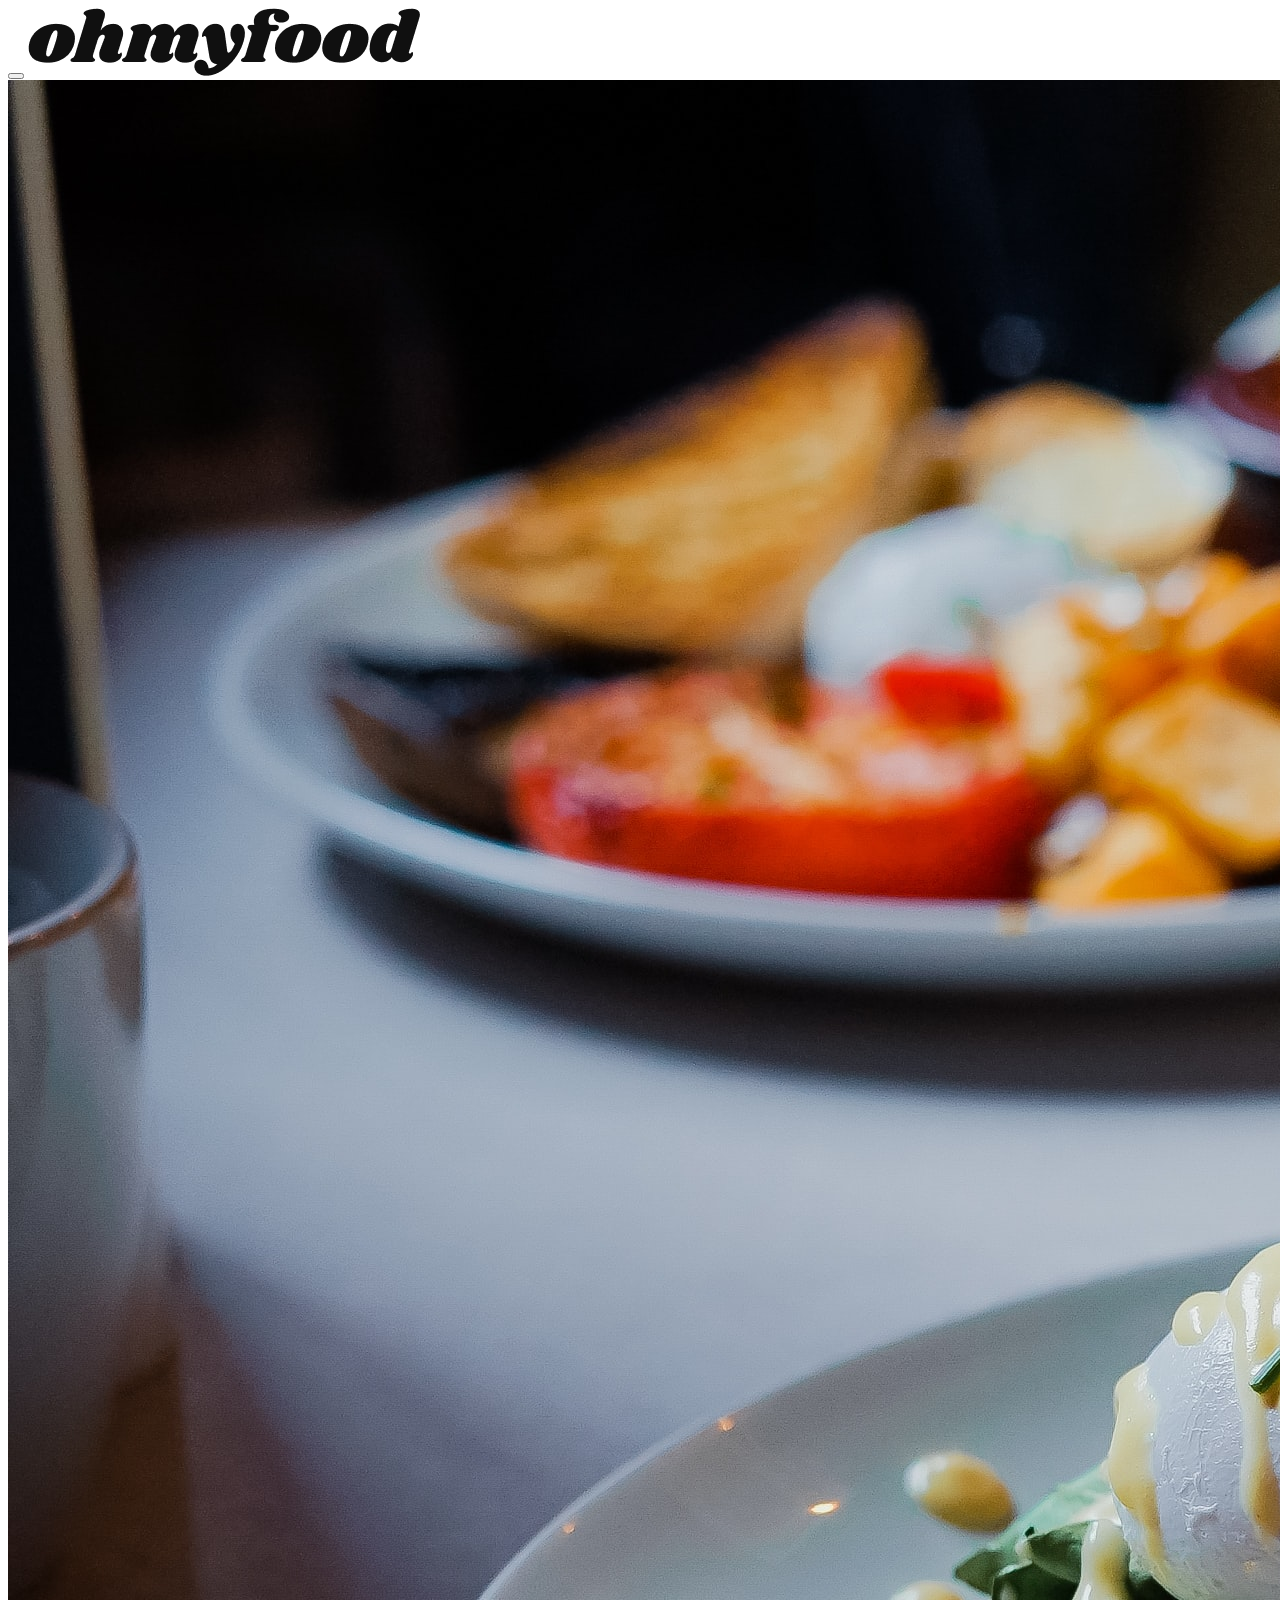
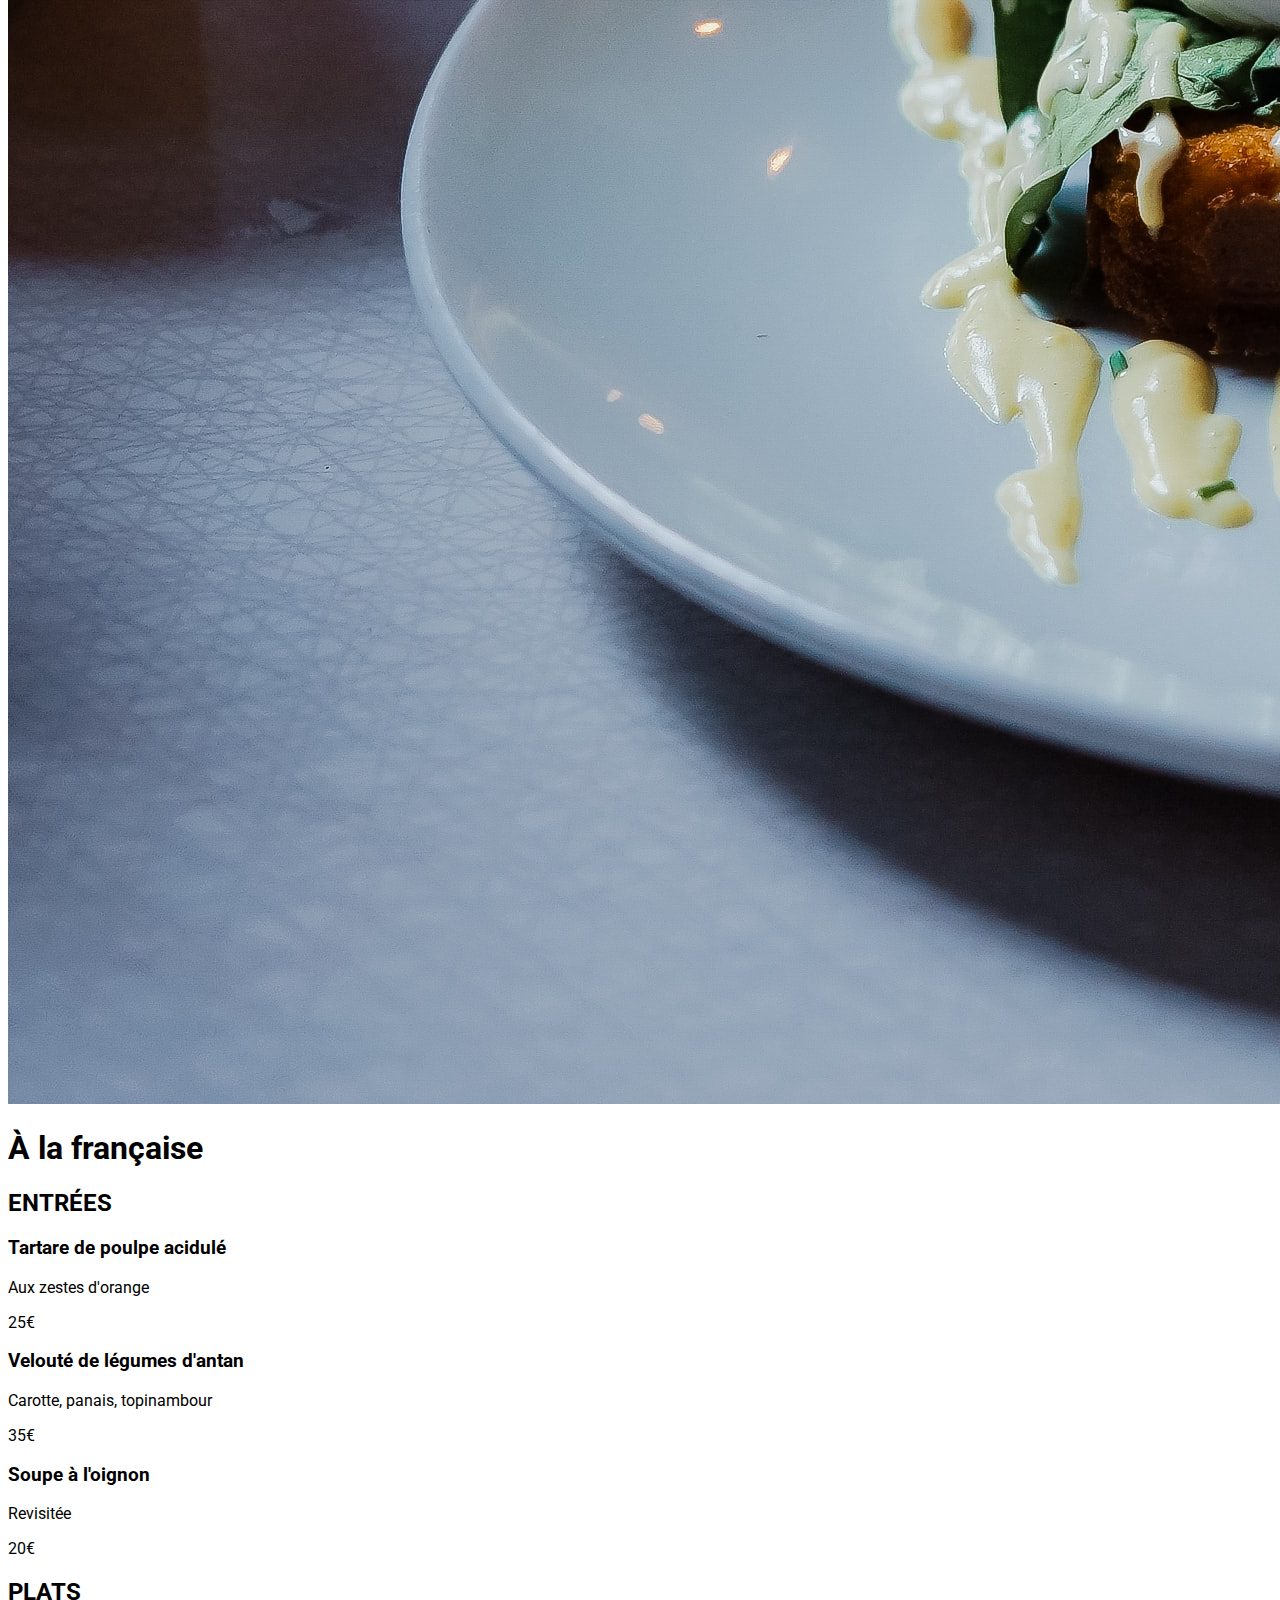
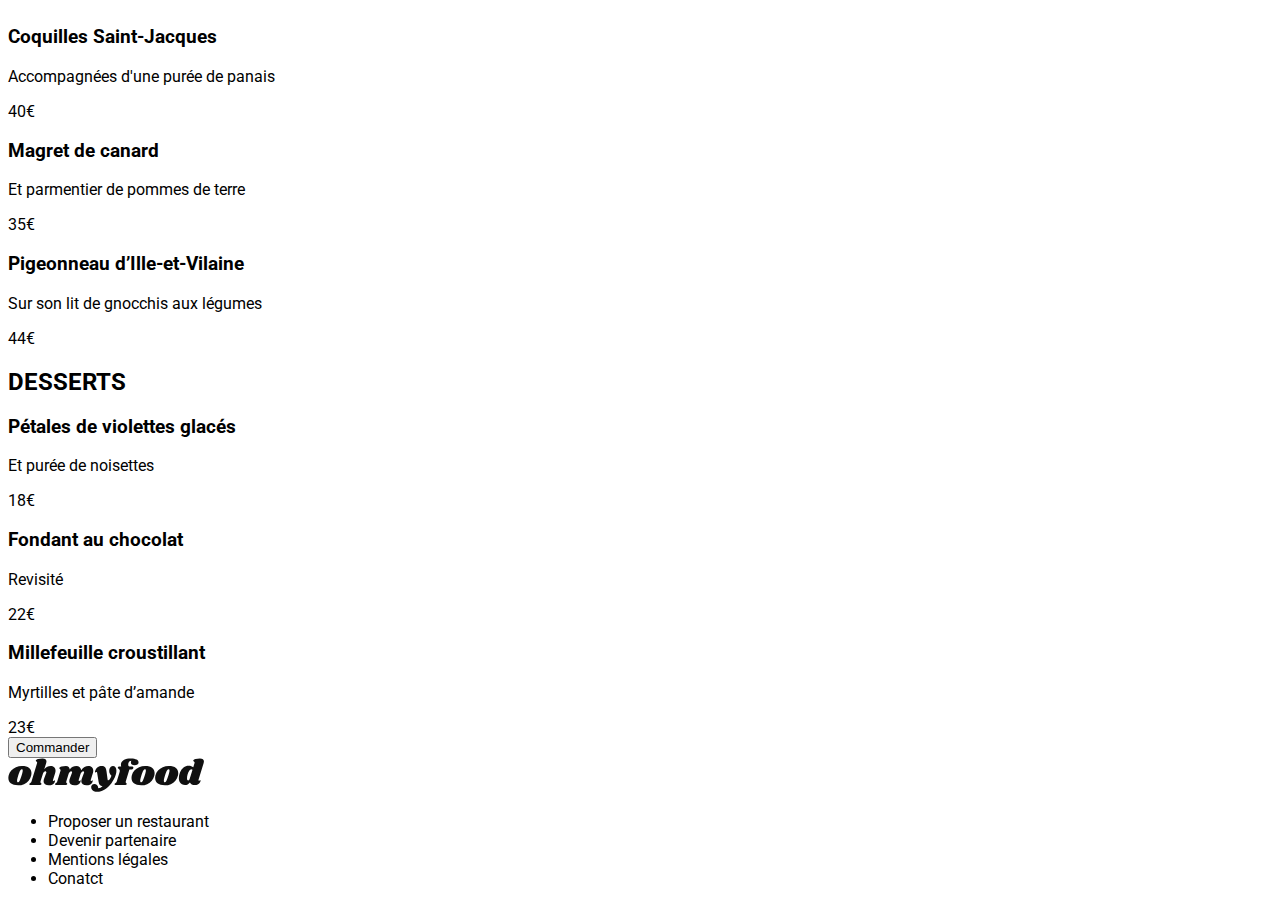
<file: àlafrançaise.html>
<!DOCTYPE html>
<html lang="fr">
  <head>
    <meta charset="utf-8" />
    <link rel="preconnect" href="https://fonts.googleapis.com">
    <link rel="preconnect" href="https://fonts.gstatic.com" crossorigin>
    <link href="https://fonts.googleapis.com/css2?family=Roboto:display=swap" rel="stylesheet">
    <link rel="stylesheet" href="https://cdnjs.cloudflare.com/ajax/libs/font-awesome/6.2.1/css/all.min.css" integrity="sha512-MV7K8+y+gLIBoVD59lQIYicR65iaqukzvf/nwasF0nqhPay5w/9lJmVM2hMDcnK1OnMGCdVK+iQrJ7lzPJQd1w==" crossorigin="anonymous" referrerpolicy="no-referrer">
    <link rel="stylesheet" href="Images%20et%20textes%20Ohmyfood/style.css">
    <title>ohmyfood</title>
  </head>
<body>
    <header>
       <button><i class="fa-solid fa-arrow-left"></i></button>
       <img src="Images%20et%20textes%20Ohmyfood/images/logo/ohmyfood.png" alt="titre">
    </header>
    <main>
        <img src="Images%20et%20textes%20Ohmyfood/images/restaurants/toa-heftiba-DQKerTsQwi0-unsplash.jpg" alt="Assiette de présentation de À la française">
        <h1>À la française</h1>
        <i class="fa-regular fa-heart"></i>
        <article>
            <h2>ENTRÉES</h2>
                <div>
                    <h3>Tartare de poulpe acidulé</h3>
                    <p>Aux zestes d'orange</p>
                    <a>25€</a>
                </div>
                <div>
                    <h3>Velouté de légumes d'antan</h3>
                    <p>Carotte, panais, topinambour</p>
                    <a>35€</a>
                </div>
                <div>
                    <h3>Soupe à l'oignon</h3>
                    <p>Revisitée</p>
                    <a>20€</a>
                </div>
        </article>
        <article>
            <h2>PLATS</h2>
                <div>
                    <h3>Coquilles Saint-Jacques</h3>
                    <p>Accompagnées d'une purée de panais</p>
                    <a>40€</a>
                </div>
                <div>
                    <h3>Magret de canard</h3>
                    <p>Et parmentier de pommes de terre</p>
                    <a>35€</a>
                </div>
                <div>
                    <h3>Pigeonneau d’Ille-et-Vilaine</h3>
                    <p>Sur son lit de gnocchis aux légumes</p>
                    <a>44€</a>
                </div>
        </article>
        <article>
            <h2>DESSERTS</h2>
                <div>
                    <h3>Pétales de violettes glacés</h3>
                    <p>Et purée de noisettes</p>
                    <a>18€</a>
                </div>
                <div>
                    <h3>Fondant au chocolat</h3>
                    <p>Revisité</p>
                    <a>22€</a>
                </div>
                <div>
                    <h3>Millefeuille croustillant</h3>
                    <p>Myrtilles et pâte d’amande</p>
                    <a>23€</a>
                </div>
        </article>
        <button>Commander</button>
    </main>
    <footer>
        <img src="Images%20et%20textes%20Ohmyfood/images/logo/ohmyfood@2x.svg" alt="titre">
        <ul>
          <li><i class="fa-solid fa-utensils"></i> Proposer un restaurant</li>
          <li><i class="fa-solid fa-handshake"></i> Devenir partenaire</li>
          <li>Mentions légales</li>
          <li>Conatct</li>
        </ul>  
    </footer>
</body>
</file>
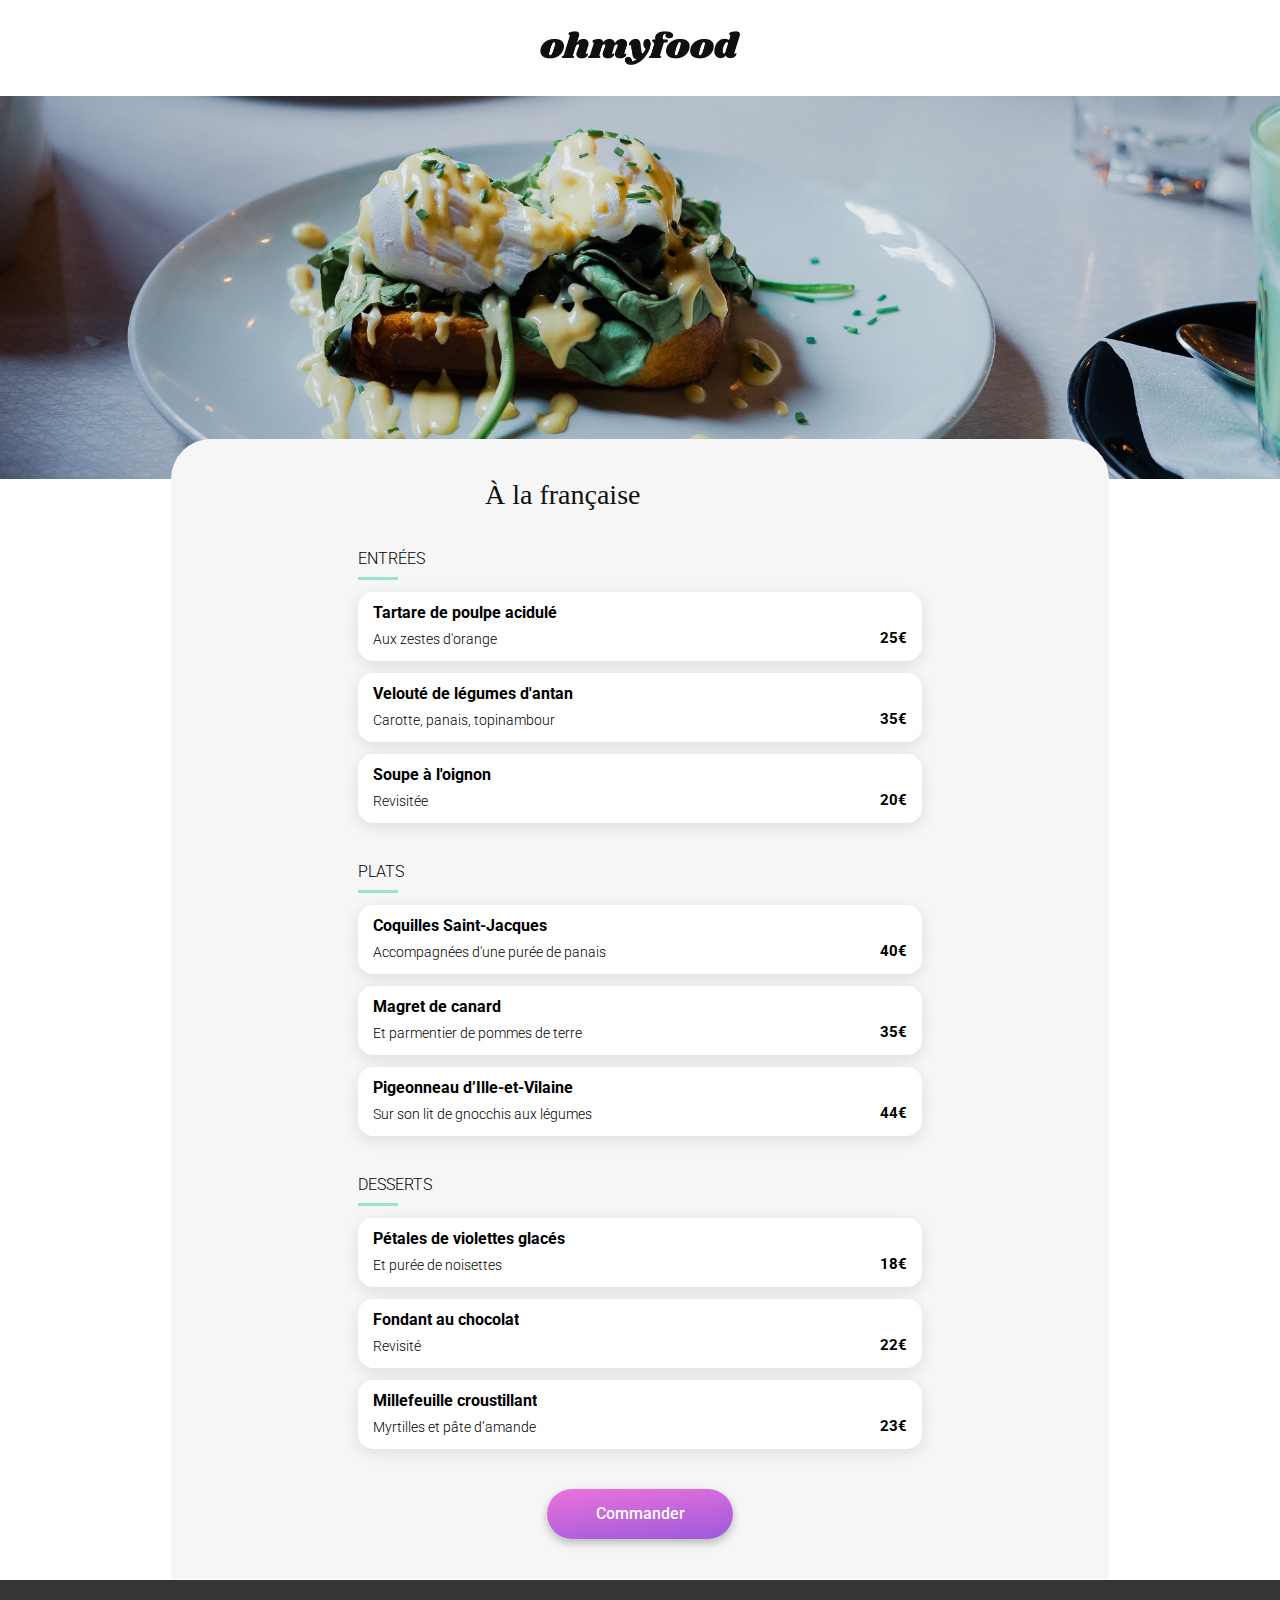
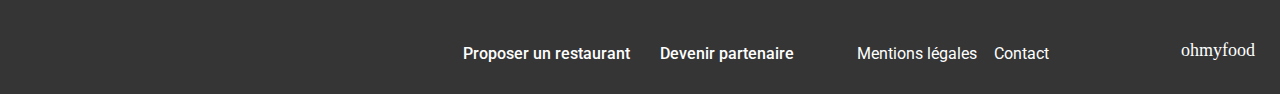
<file: Restaurants/alafrancaise.html>
<!DOCTYPE html>
<html lang="fr">
  <head>
    <meta charset="utf-8" />
    <meta name="viewport" content="width=device-width, initial-scale=1.0" />
    <link rel="preconnect" href="https://fonts.googleapis.com" />
    <link rel="preconnect" href="https://fonts.gstatic.com" crossorigin />
    <link
      href="https://fonts.googleapis.com/css2?family=Roboto:display=swap"
      rel="stylesheet"
    />
    <link
      rel="stylesheet"
      href="https://cdnjs.cloudflare.com/ajax/libs/font-awesome/6.2.1/css/all.min.css"
      integrity="sha512-MV7K8+y+gLIBoVD59lQIYicR65iaqukzvf/nwasF0nqhPay5w/9lJmVM2hMDcnK1OnMGCdVK+iQrJ7lzPJQd1w=="
      crossorigin="anonymous"
      referrerpolicy="no-referrer"
    />
    <link rel="stylesheet" href="../Assets/normaliz.css" />
    <link rel="stylesheet" href="../Assets/menu/menu.css" />
    <link rel="stylesheet" href="../Assets/menu/menudesktop.css" />
    <title>ohmyfood</title>
  </head>
  <body>
      <header>
        <a href="../index.html">
          <i class="fa-solid fa-arrow-left"></i>
        </a>
        <img
          class="logo"
          src="../Assets/images/logo/ohmyfood.png"
          alt="titre"
        />
        <img
          class="menuimg alafr"
          src="../Assets/images/restaurants/toa-heftiba-DQKerTsQwi0-unsplash.jpg"
          alt="Assiette de présentation de À la française"
        />
      </header>
      <main id="page">
        <div class="maintitle">
          <h1>
            À la française 
            <span class="heart">
              <i class="fa-regular fa-heart one"></i>
              <i class="fa-solid fa-heart two"></i>
            </span >
          </h1>
        </div>
        <article class="art entrees">
          <h2>ENTRÉES</h2>
          <div class="art__ent">
            <div class="art__ent--text">
              <h3>Tartare de poulpe acidulé</h3>
              <p>Aux zestes d'orange</p>
            </div>
            <a>25€</a>
            <div class="btn"><i class="fa-solid fa-check"></i></div>
          </div>
          <div class="art__ent">
            <div class="art__ent--text">
              <h3>Velouté de légumes d'antan</h3>
              <p>Carotte, panais, topinambour</p>
            </div>
            <a>35€</a>
            <div class="btn"><i class="fa-solid fa-check"></i></div>
          </div>
          <div class="art__ent">
            <div class="art__ent--text">
              <h3>Soupe à l'oignon</h3>
              <p>Revisitée</p>
            </div>
            <a>20€</a>
            <div class="btn"><i class="fa-solid fa-check"></i></div>
          </div>
        </article>
        <article class="art plats">
          <h2>PLATS</h2>
          <div class="art__ent">
            <div class="art__ent--text">
              <h3>Coquilles Saint-Jacques</h3>
              <p>Accompagnées d'une purée de panais</p>
            </div>
            <a>40€</a>
            <div class="btn"><i class="fa-solid fa-check"></i></div>
          </div>
          <div class="art__ent">
            <div class="art__ent--text">
              <h3>Magret de canard</h3>
              <p>Et parmentier de pommes de terre</p>
            </div>
            <a>35€</a>
            <div class="btn"><i class="fa-solid fa-check"></i></div>
          </div>
          <div class="art__ent">
            <div class="art__ent--text">
              <h3>Pigeonneau d’Ille-et-Vilaine</h3>
              <p>Sur son lit de gnocchis aux légumes</p>
            </div>
            <a>44€</a>
            <div class="btn"><i class="fa-solid fa-check"></i></div>
          </div>
        </article>
        <article class="art desserts">
          <h2>DESSERTS</h2>
          <div class="art__ent">
            <div class="art__ent--text">
              <h3>Pétales de violettes glacés</h3>
              <p>Et purée de noisettes</p>
            </div>
            <a>18€</a>
            <div class="btn"><i class="fa-solid fa-check"></i></div>
          </div>
          <div class="art__ent">
            <div class="art__ent--text">
              <h3>Fondant au chocolat</h3>
              <p>Revisité</p>
            </div>
            <a>22€</a>
            <div class="btn"><i class="fa-solid fa-check"></i></div>
          </div>
          <div class="art__ent">
            <div class="art__ent--text">
              <h3>Millefeuille croustillant</h3>
              <p>Myrtilles et pâte d’amande</p>
            </div>
            <a>23€</a>
            <div class="btn"><i class="fa-solid fa-check"></i></div>
          </div>
        </article>
        <button class="btncommand">Commander</button>
      </main>
      <footer>
        <h1><a href="#page">ohmyfood</a></h1>
        <div>
          <p class="i">
            <a href="#page"
              ><i class="fa-solid fa-utensils"></i>Proposer un restaurant</a
            >
          </p>
          <p class="i">
            <a href="#page"
              ><i class="fa-solid fa-handshake"></i>Devenir partenaire</a
            >
          </p>
          <p class="p p1"><a href="#page">Mentions légales</a></p>
          <a href="mailto:contact@ohmyfood.fr"><p class="p">Contact</p></a>
        </div>
      </footer>
  </body>
</html>
</file>
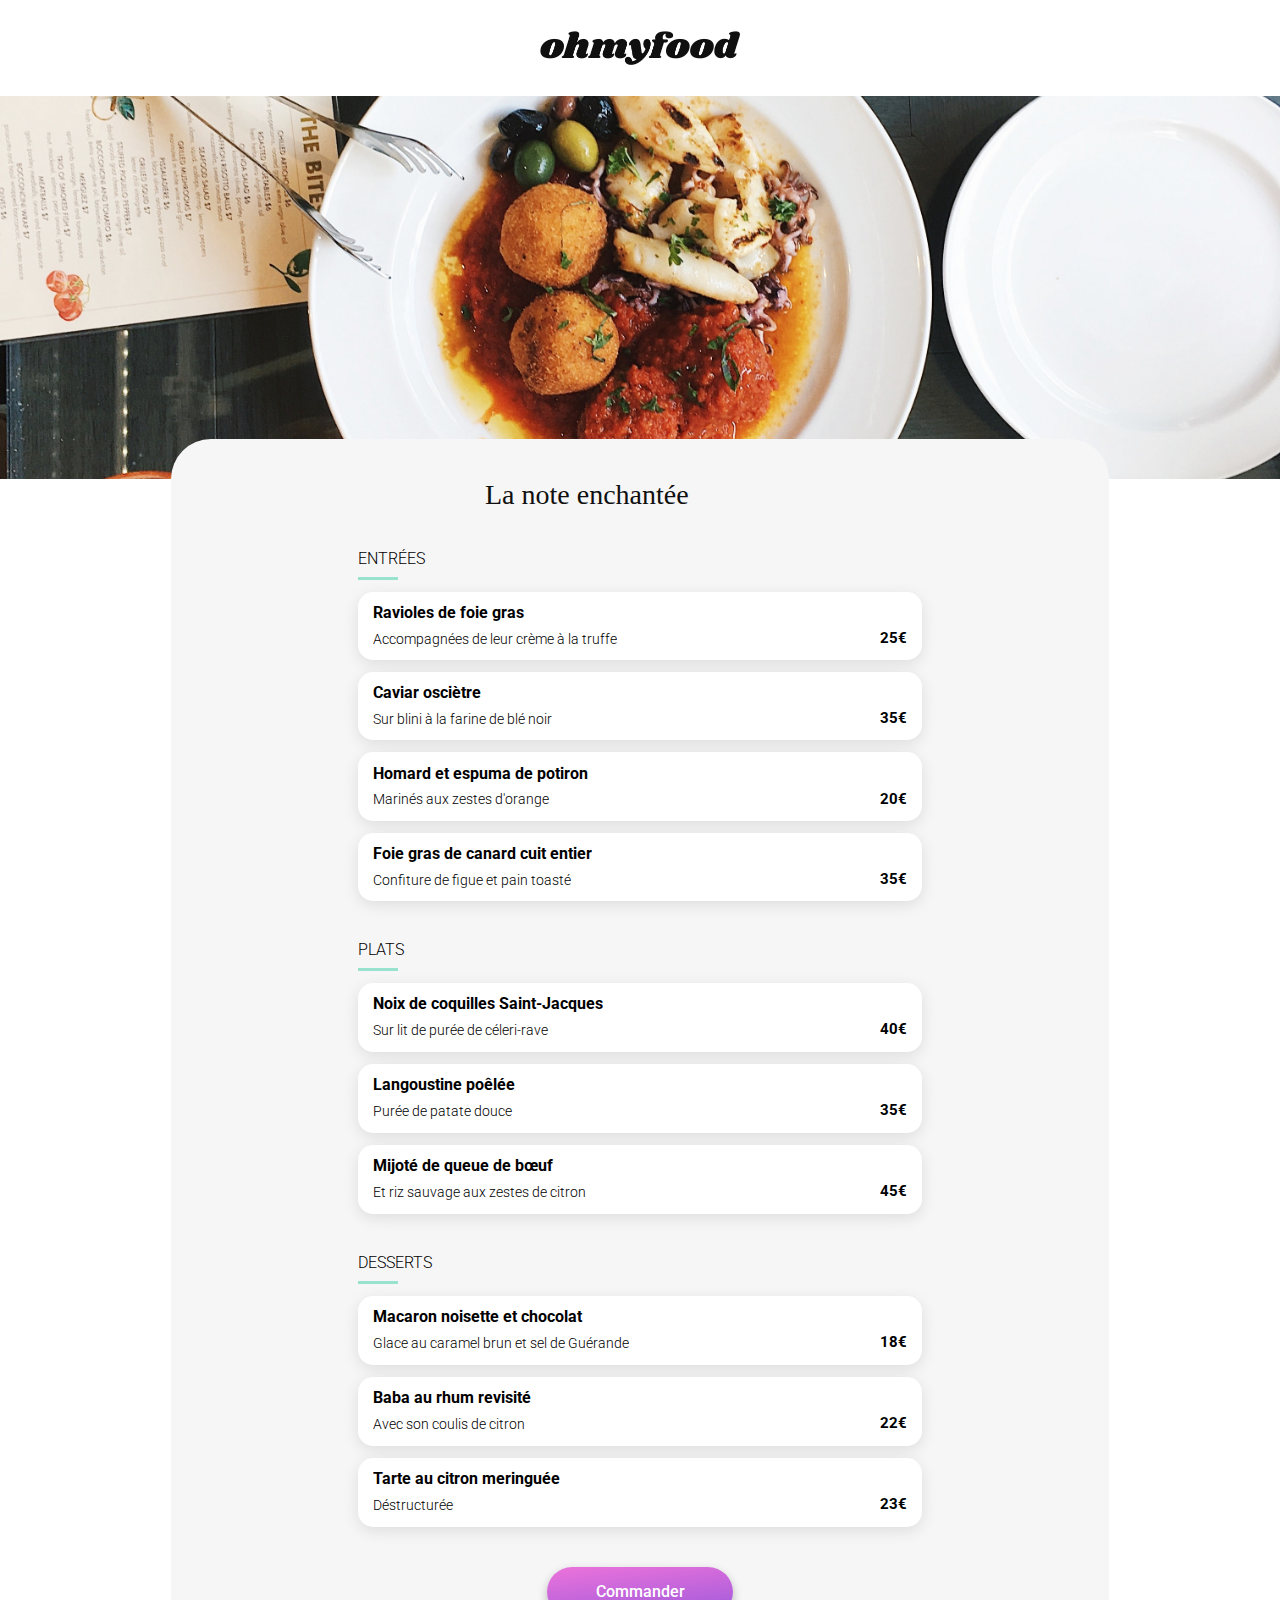
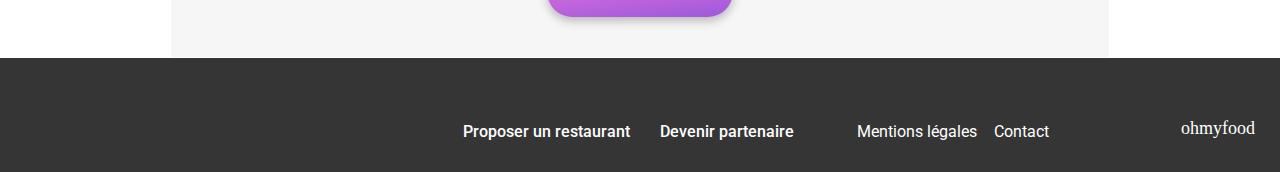
<file: Restaurants/lanoteenchantee.html>
<!DOCTYPE html>
<html lang="fr">
  <head>
    <meta charset="utf-8" />
    <meta name="viewport" content="width=device-width, initial-scale=1.0" />
    <link rel="preconnect" href="https://fonts.googleapis.com" />
    <link rel="preconnect" href="https://fonts.gstatic.com" crossorigin />
    <link
      href="https://fonts.googleapis.com/css2?family=Roboto:display=swap"
      rel="stylesheet"
    />
    <link
      rel="stylesheet"
      href="https://cdnjs.cloudflare.com/ajax/libs/font-awesome/6.2.1/css/all.min.css"
      integrity="sha512-MV7K8+y+gLIBoVD59lQIYicR65iaqukzvf/nwasF0nqhPay5w/9lJmVM2hMDcnK1OnMGCdVK+iQrJ7lzPJQd1w=="
      crossorigin="anonymous"
      referrerpolicy="no-referrer"
    />
    <link rel="stylesheet" href="../Assets/normaliz.css" />
    <link rel="stylesheet" href="../Assets/menu/menu.css" />
    <link rel="stylesheet" href="../Assets/menu/menudesktop.css" />
    <title>La note enchantée</title>
  </head>
  <body>
      <header>
        <a href="../index.html">
          <i class="fa-solid fa-arrow-left"></i>
        </a>
        <img
          class="logo"
          src="../Assets/images/logo/ohmyfood.png"
          alt="titre"
        />
        <img
          class="menuimg"
          src="../Assets/images/restaurants/stil-u2Lp8tXIcjw-unsplash.jpg"
          alt="Image du menu"
        />
      </header>
      <main id="page">
        <div class="maintitle">
          <h1>La note enchantée
            <span class="heart">
              <i class="fa-regular fa-heart one"></i>
              <i class="fa-solid fa-heart two"></i>
            </span>
          </h1>
        </div>
        <article class="art entrees">
          <h2>ENTRÉES</h2>
          <div class="art__ent">
            <div class="art__ent--text">
              <h3>Ravioles de foie gras</h3>
              <p>Accompagnées de leur crème à la truffe</p>
            </div>
            <a>25€</a>
            <div class="btn"><i class="fa-solid fa-check"></i></div>
          </div>
          <div class="art__ent">
            <div class="art__ent--text">
              <h3>Caviar osciètre</h3>
              <p>Sur blini à la farine de blé noir</p>
            </div>
            <a>35€</a>
            <div class="btn"><i class="fa-solid fa-check"></i></div>
          </div>
          <div class="art__ent">
            <div class="art__ent--text">
              <h3>Homard et espuma de potiron</h3>
              <p>Marinés aux zestes d'orange</p>
            </div>
            <a>20€</a>
            <div class="btn"><i class="fa-solid fa-check"></i></div>
          </div>
          <div class="art__ent">
            <div class="art__ent--text">
              <h3>Foie gras de canard cuit entier</h3>
              <p>Confiture de figue et pain toasté</p>
            </div>
            <a>35€</a>
            <div class="btn"><i class="fa-solid fa-check"></i></div>
          </div>
        </article>
        <article class="art plats">
          <h2>PLATS</h2>
          <div class="art__ent">
            <div class="art__ent--text">
              <h3>Noix de coquilles Saint-Jacques</h3>
              <p>Sur lit de purée de céleri-rave</p>
            </div>
            <a>40€</a>
            <div class="btn"><i class="fa-solid fa-check"></i></div>
          </div>
          <div class="art__ent">
            <div class="art__ent--text">
              <h3>Langoustine poêlée</h3>
              <p>Purée de patate douce</p>
            </div>
            <a>35€</a>
            <div class="btn"><i class="fa-solid fa-check"></i></div>
          </div>
          <div class="art__ent">
            <div class="art__ent--text">
              <h3>Mijoté de queue de bœuf</h3>
              <p>Et riz sauvage aux zestes de citron</p>
            </div>
            <a>45€</a>
            <div class="btn"><i class="fa-solid fa-check"></i></div>
          </div>
        </article>
        <article class="art desserts">
          <h2>DESSERTS</h2>
          <div class="art__ent">
            <div class="art__ent--text">
              <h3>Macaron noisette et chocolat</h3>
              <p>Glace au caramel brun et sel de Guérande</p>
            </div>
            <a>18€</a>
            <div class="btn"><i class="fa-solid fa-check"></i></div>
          </div>
          <div class="art__ent">
            <div class="art__ent--text">
              <h3>Baba au rhum revisité</h3>
              <p>Avec son coulis de citron</p>
            </div>
            <a>22€</a>
            <div class="btn"><i class="fa-solid fa-check"></i></div>
          </div>
          <div class="art__ent">
            <div class="art__ent--text">
              <h3>Tarte au citron meringuée</h3>
              <p>Déstructurée</p>
            </div>
            <a>23€</a>
            <div class="btn"><i class="fa-solid fa-check"></i></div>
          </div>
        </article>
        <button class="btncommand">Commander</button>
      </main>
      <footer class="fourft">
        <h1><a href="#page">ohmyfood</a></h1>
        <div>
          <p class="i">
            <a href="#page"
              ><i class="fa-solid fa-utensils"></i>Proposer un restaurant</a
            >
          </p>
          <p class="i">
            <a href="#page"
              ><i class="fa-solid fa-handshake"></i>Devenir partenaire</a
            >
          </p>
          <p class="p p1"><a href="#page">Mentions légales</a></p>
          <a href="mailto:contact@ohmyfood.fr"><p class="p">Contact</p></a>
        </div>
      </footer>
  </body>
</html>
</file>
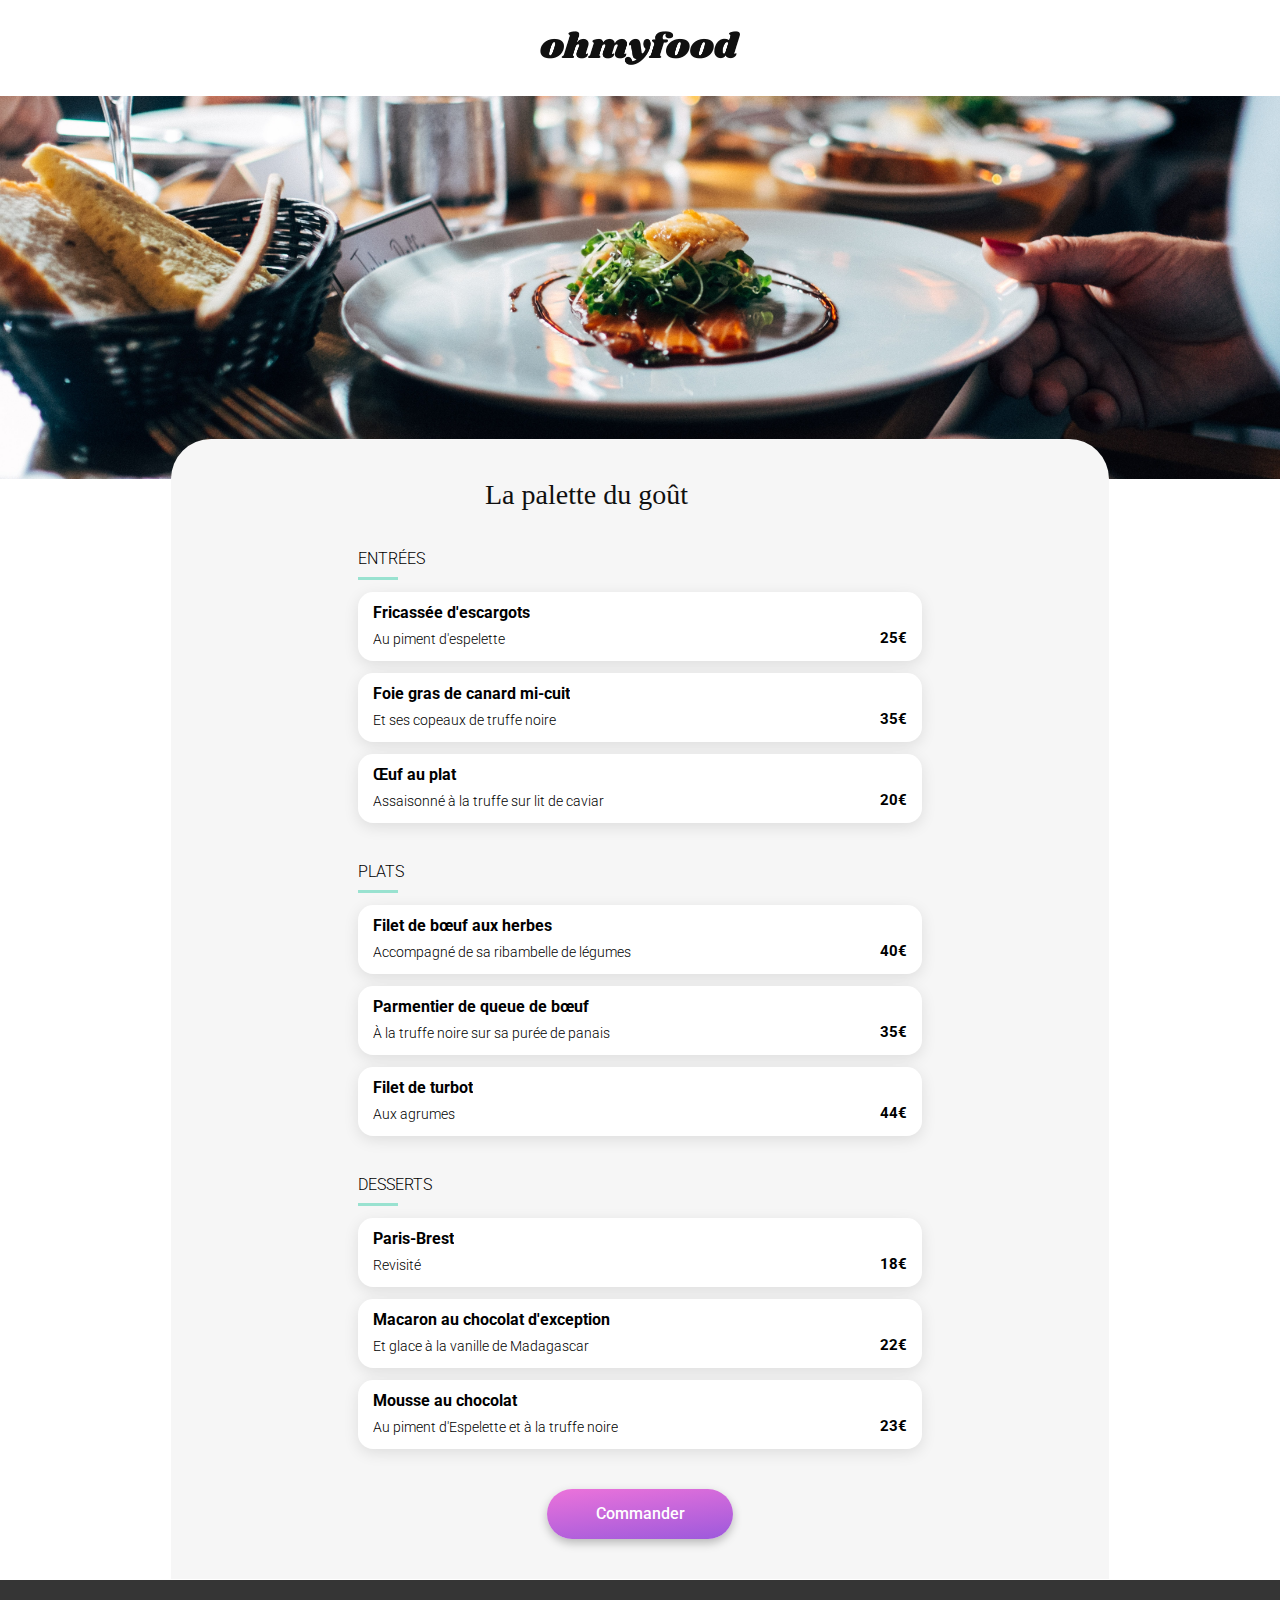
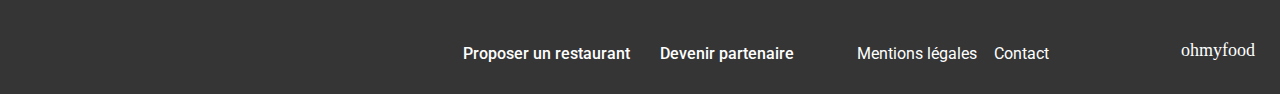
<file: Restaurants/lapalettedugout.html>
<!DOCTYPE html>
<html lang="fr">
  <head>
    <meta charset="utf-8" />
    <meta name="viewport" content="width=device-width, initial-scale=1.0" />
    <link rel="preconnect" href="https://fonts.googleapis.com" />
    <link rel="preconnect" href="https://fonts.gstatic.com" crossorigin />
    <link
      href="https://fonts.googleapis.com/css2?family=Roboto:display=swap"
      rel="stylesheet"
    />
    <link
      rel="stylesheet"
      href="https://cdnjs.cloudflare.com/ajax/libs/font-awesome/6.2.1/css/all.min.css"
      integrity="sha512-MV7K8+y+gLIBoVD59lQIYicR65iaqukzvf/nwasF0nqhPay5w/9lJmVM2hMDcnK1OnMGCdVK+iQrJ7lzPJQd1w=="
      crossorigin="anonymous"
      referrerpolicy="no-referrer"
    />
    <link rel="stylesheet" href="../Assets/normaliz.css" />
    <link rel="stylesheet" href="../Assets/menu/menu.css" />
    <link rel="stylesheet" href="../Assets/menu/menudesktop.css" />
    <title>La palette du goût</title>
  </head>
  <body>
      <header>
        <a href="../index.html">
          <i class="fa-solid fa-arrow-left"></i>
        </a>
        <img
          class="logo"
          src="../Assets/images/logo/ohmyfood.png"
          alt="titre"
        />
        <img
          class="menuimg"
          src="../Assets/images/restaurants/jay-wennington-N_Y88TWmGwA-unsplash.jpg"
          alt="Image du menu"
        />
      </header>
      <main id="page">
        <div class="maintitle">
          <h1>La palette du goût
            <span class="heart">
              <i class="fa-regular fa-heart one"></i>
              <i class="fa-solid fa-heart two"></i>
            </span>
          </h1>
        </div>
        <article class="art entrees">
          <h2>ENTRÉES</h2>
          <div class="art__ent">
            <div class="art__ent--text">
              <h3>Fricassée d'escargots</h3>
              <p>Au piment d'espelette</p>
            </div>
            <a>25€</a>
            <div class="btn"><i class="fa-solid fa-check"></i></div>
          </div>
          <div class="art__ent">
            <div class="art__ent--text">
              <h3>Foie gras de canard mi-cuit</h3>
              <p>Et ses copeaux de truffe noire</p>
            </div>
            <a>35€</a>
            <div class="btn"><i class="fa-solid fa-check"></i></div>
          </div>
          <div class="art__ent">
            <div class="art__ent--text">
                <h3>Œuf au plat</h3>
                <p>Assaisonné à la truffe sur lit de caviar</p>
            </div>
              <a>20€</a>
              <div class="btn"><i class="fa-solid fa-check"></i></div>
          </div>
        </article>
        <article class="art plats">
          <h2>PLATS</h2>
          <div class="art__ent">
            <div class="art__ent--text">
              <h3>Filet de bœuf aux herbes</h3>
              <p>Accompagné de sa ribambelle de légumes</p>
            </div>
            <a>40€</a>
            <div class="btn"><i class="fa-solid fa-check"></i></div>
          </div>
          <div class="art__ent">
            <div class="art__ent--text">
              <h3>Parmentier de queue de bœuf</h3>
              <p>À la truffe noire sur sa purée de panais</p>
            </div>
              <a>35€</a>
              <div class="btn"><i class="fa-solid fa-check"></i></div>
            </div>
          <div class="art__ent">
            <div class="art__ent--text">
              <h3>Filet de turbot</h3>
              <p>Aux agrumes</p>
            </div>
            <a>44€</a>
            <div class="btn"><i class="fa-solid fa-check"></i></div>
          </div>
        </article>
        <article class="art desserts">
          <h2>DESSERTS</h2>
          <div class="art__ent">
            <div class="art__ent--text">
              <h3>Paris-Brest</h3>
              <p>Revisité</p>
            </div>
            <a>18€</a>
            <div class="btn"><i class="fa-solid fa-check"></i></div>
          </div>
          <div class="art__ent">
            <div class="art__ent--text">
              <h3>Macaron au chocolat d'exception</h3>
              <p>Et glace à la vanille de Madagascar</p>
            </div>
            <a>22€</a>
            <div class="btn"><i class="fa-solid fa-check"></i></div>
          </div>
          <div class="art__ent">
            <div class="art__ent--text">
              <h3>Mousse au chocolat</h3>
              <p>Au piment d'Espelette et à la truffe noire</p>
            </div>
            <a>23€</a>
            <div class="btn"><i class="fa-solid fa-check"></i></div>
          </div>
        </article>
        <button class="btncommand">Commander</button>
      </main>
      <footer>
        <h1><a href="#page">ohmyfood</a></h1>
        <div>
          <p class="i">
            <a href="#page"
              ><i class="fa-solid fa-utensils"></i>Proposer un restaurant</a
            >
          </p>
          <p class="i">
            <a href="#page"
              ><i class="fa-solid fa-handshake"></i>Devenir partenaire</a
            >
          </p>
          <p class="p p1"><a href="#page">Mentions légales</a></p>
          <a href="mailto:contact@ohmyfood.fr"><p class="p">Contact</p></a>
        </div>
      </footer>
  </body>
</html>
</file>
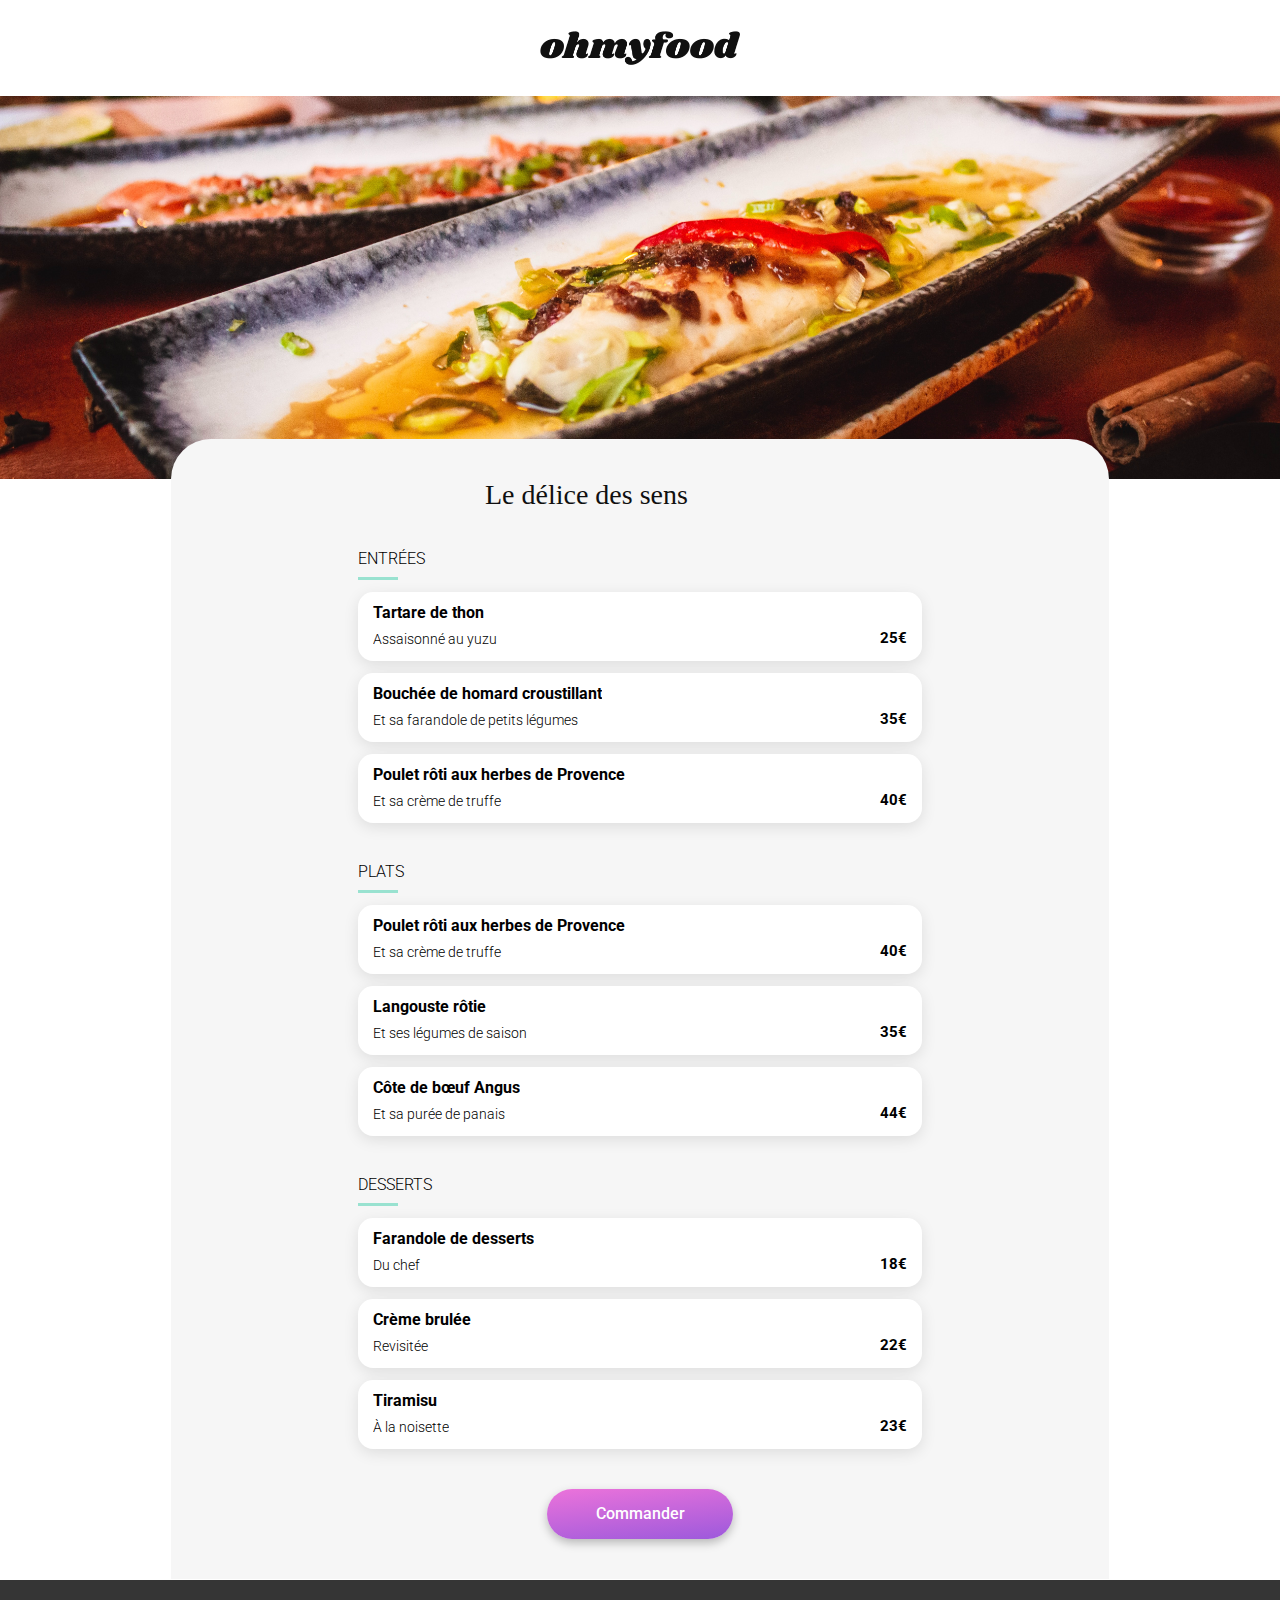
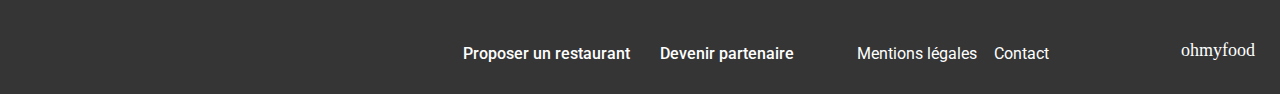
<file: Restaurants/ledelicedessens.html>
<!DOCTYPE html>
<html lang="fr">
  <head>
    <meta charset="utf-8" />
    <meta name="viewport" content="width=device-width, initial-scale=1.0" />
    <link rel="preconnect" href="https://fonts.googleapis.com" />
    <link rel="preconnect" href="https://fonts.gstatic.com" crossorigin />
    <link
      href="https://fonts.googleapis.com/css2?family=Roboto:display=swap"
      rel="stylesheet"
    />
    <link
      rel="stylesheet"
      href="https://cdnjs.cloudflare.com/ajax/libs/font-awesome/6.2.1/css/all.min.css"
      integrity="sha512-MV7K8+y+gLIBoVD59lQIYicR65iaqukzvf/nwasF0nqhPay5w/9lJmVM2hMDcnK1OnMGCdVK+iQrJ7lzPJQd1w=="
      crossorigin="anonymous"
      referrerpolicy="no-referrer"
    />
    <link rel="stylesheet" href="../Assets/normaliz.css" />
    <link rel="stylesheet" href="../Assets/menu/menu.css" />
    <link rel="stylesheet" href="../Assets/menu/menudesktop.css" />
    <title>Le délice des sens</title>
  </head>
  <body>
      <header>
        <a href="../index.html">
          <i class="fa-solid fa-arrow-left"></i>
        </a>
        <img
          class="logo"
          src="../Assets/images/logo/ohmyfood.png"
          alt="titre"
        />
        <img
          class="menuimg ledelice"
          src="../Assets/images/restaurants/louis-hansel-shotsoflouis-qNBGVyOCY8Q-unsplash.jpg"
          alt="Image du menu"
        />
      </header>
      <main id="page">
        <div class="maintitle">
          <h1>Le délice des sens
            <span class="heart">
              <i class="fa-regular fa-heart one"></i>
              <i class="fa-solid fa-heart two"></i>
            </span>
          </h1>
        </div>
        <article class="art entrees">
          <h2>ENTRÉES</h2>
          <div class="art__ent">
            <div class="art__ent--text">
              <h3>Tartare de thon</h3>
              <p>Assaisonné au yuzu</p>
            </div>
            <a>25€</a>
            <div class="btn"><i class="fa-solid fa-check"></i></div>
          </div>
          <div class="art__ent">
            <div class="art__ent--text">
              <h3>Bouchée de homard croustillant</h3>
              <p>Et sa farandole de petits légumes</p>
            </div>
            <a>35€</a>
            <div class="btn"><i class="fa-solid fa-check"></i></div>
          </div>
          <div class="art__ent">
            <div class="art__ent--text">
              <h3>Poulet rôti aux herbes de Provence</h3>
              <p>Et sa crème de truffe</p>
            </div>
            <a>40€</a>
            <div class="btn"><i class="fa-solid fa-check"></i></div>
          </div>
        </article>
        <article class="art plats">
          <h2>PLATS</h2>
          <div class="art__ent">
            <div class="art__ent--text">
              <h3>Poulet rôti aux herbes de Provence</h3>
              <p>Et sa crème de truffe</p>
            </div>
            <a>40€</a>
            <div class="btn"><i class="fa-solid fa-check"></i></div>
          </div>
          <div class="art__ent">
            <div class="art__ent--text">
              <h3>Langouste rôtie</h3>
              <p>Et ses légumes de saison</p>
            </div>
            <a>35€</a>
            <div class="btn"><i class="fa-solid fa-check"></i></div>
          </div>
          <div class="art__ent">
            <div class="art__ent--text">
              <h3>Côte de bœuf Angus</h3>
              <p>Et sa purée de panais</p>
            </div>
            <a>44€</a>
            <div class="btn"><i class="fa-solid fa-check"></i></div>
          </div>
        </article>
        <article class="art desserts">
          <h2>DESSERTS</h2>
          <div class="art__ent">
            <div class="art__ent--text">
              <h3>Farandole de desserts</h3>
              <p>Du chef</p>
            </div>
            <a>18€</a>
            <div class="btn"><i class="fa-solid fa-check"></i></div>
          </div>
          <div class="art__ent">
            <div class="art__ent--text">
              <h3>Crème brulée</h3>
              <p>Revisitée</p>
            </div>
            <a>22€</a>
            <div class="btn"><i class="fa-solid fa-check"></i></div>
          </div>
          <div class="art__ent">
            <div class="art__ent--text">
              <h3>Tiramisu</h3>
              <p>À la noisette</p>
            </div>
            <a>23€</a>
            <div class="btn"><i class="fa-solid fa-check"></i></div>
          </div>
        </article>
        <button class="btncommand">Commander</button>
      </main>
      <footer>
        <h1><a href="#page">ohmyfood</a></h1>
        <div>
          <p class="i">
            <a href="#page"
              ><i class="fa-solid fa-utensils"></i>Proposer un restaurant</a
            >
          </p>
          <p class="i">
            <a href="#page"
              ><i class="fa-solid fa-handshake"></i>Devenir partenaire</a
            >
          </p>
          <p class="p p1"><a href="#page">Mentions légales</a></p>
          <a href="mailto:contact@ohmyfood.fr"><p class="p">Contact</p></a>
        </div>
      </footer>
  </body>
</html>
</file>
<file: Assets/normaliz.css>
html {
  line-height: 1.15; /* 1 */
  -webkit-text-size-adjust: 100%; /* 2 */
}

* {
  margin: 0;
}

main {
  display: block;
}

h1 {
  font-size: 2em;
}

hr {
  box-sizing: content-box; /* 1 */
  height: 0; /* 1 */
  overflow: visible; /* 2 */
}

pre {
  font-family: monospace, monospace; /* 1 */
  font-size: 1em; /* 2 */
}

a {
  background-color: transparent;
}

abbr[title] {
  border-bottom: none; /* 1 */
  text-decoration: underline; /* 2 */
  text-decoration: underline dotted; /* 2 */
}

b,
strong {
  font-weight: bolder;
}

code,
kbd,
samp {
  font-family: monospace, monospace; /* 1 */
  font-size: 1em; /* 2 */
}

small {
  font-size: 80%;
}

sub,
sup {
  font-size: 75%;
  line-height: 0;
  position: relative;
  vertical-align: baseline;
}

sub {
  bottom: -0.25em;
}

sup {
  top: -0.5em;
}


button,
input,
optgroup,
select,
textarea {
  font-family: inherit; /* 1 */
  font-size: 100%; /* 1 */
  line-height: 1.15; /* 1 */
}

button,
input {
  /* 1 */
  overflow: visible;
}

button,
select {
  /* 1 */
  text-transform: none;
}

button,
[type="button"],
[type="reset"],
[type="submit"] {
  -webkit-appearance: button;
}

button::-moz-focus-inner,
[type="button"]::-moz-focus-inner,
[type="reset"]::-moz-focus-inner,
[type="submit"]::-moz-focus-inner {
  border-style: none;
  padding: 0;
}

button:-moz-focusring,
[type="button"]:-moz-focusring,
[type="reset"]:-moz-focusring,
[type="submit"]:-moz-focusring {
  outline: 1px dotted ButtonText;
}

fieldset {
  padding: 0.35em 0.75em 0.625em;
}

legend {
  box-sizing: border-box; /* 1 */
  color: inherit; /* 2 */
  display: table; /* 1 */
  max-width: 100%; /* 1 */
  padding: 0; /* 3 */
  white-space: normal; /* 1 */
}

progress {
  vertical-align: baseline;
}

textarea {
  overflow: auto;
}

[type="checkbox"],
[type="radio"] {
  box-sizing: border-box; /* 1 */
  padding: 0; /* 2 */
}

[type="number"]::-webkit-inner-spin-button,
[type="number"]::-webkit-outer-spin-button {
  height: auto;
}

[type="search"] {
  -webkit-appearance: textfield; /* 1 */
  outline-offset: -2px; /* 2 */
}

[type="search"]::-webkit-search-decoration {
  -webkit-appearance: none;
}

::-webkit-file-upload-button {
  -webkit-appearance: button; /* 1 */
  font: inherit; /* 2 */
}

details {
  display: block;
}

summary {
  display: list-item;
}

template {
  display: none;
}

[hidden] {
  display: none;
}
</file>
<file: Assets/style.css>
@charset "UTF-8";
@keyframes loading {
  0% {
    transform: rotate(0deg) scale(0.5);
    border-bottom-color: rgb(147, 86, 220);
  }
  100% {
    transform: rotate(360deg) scale(0.5);
    border-top-color: rgb(147, 86, 220);
    visibility: hidden;
  }
}
@keyframes timehide {
  from {
    visibility: visible;
  }
  to {
    visibility: hidden;
  }
}
@keyframes opac {
  from {
    opacity: 1;
  }
  to {
    opacity: 0.8;
  }
}
@keyframes unopac {
  from {
    opacity: 0.8;
  }
  to {
    opacity: 1;
  }
}
body {
  font-family: "Roboto", sans-serif;
  background: #F6F6F6;
  position: absolute;
  width: 100%;
  height: 100%;
}
body .load {
  animation: timehide 1.5s forwards;
  z-index: 1;
  background-color: white;
  position: fixed;
  display: flex;
  justify-content: center;
  align-items: center;
  height: 100%;
  width: 100%;
  max-width: 1920px;
}
body .load .loader {
  z-index: 9999;
  height: 100px;
  width: 100px;
  border: 15px solid white;
  border-radius: 50%;
  animation: loading 1.5s;
}
body header {
  height: 113px;
  display: flex;
  flex-direction: column;
  align-content: center;
}
body header .imgh {
  height: 63px;
  box-shadow: 0px 2px 4px 0px rgba(0, 0, 0, 0.1490196078);
  display: flex;
  justify-content: center;
  background-color: white;
}
body header .imgh img {
  width: 197px;
  height: 36px;
  position: absolute;
  top: 14px;
}
body header .location {
  display: flex;
  align-items: center;
  justify-content: center;
  gap: 17px;
  position: relative;
  height: 50px;
  top: 0.5px;
  left: -0.5px;
  width: 100%;
  background: #EAEAEA;
  box-shadow: 0px 4px 4px 0px rgba(0, 0, 0, 0.2509803922);
}
body header form input {
  text-align: center;
  border: none;
  background-color: #EAEAEA;
  width: 109px;
  position: relative;
  top: 2px;
}
body header form input::placeholder {
  color: #353535;
  font-size: 16px;
  font-weight: 500;
}
body main .firstparty {
  display: flex;
  flex-direction: column;
  justify-content: center;
  text-align: center;
  align-items: center;
}
body main .firstparty h1 {
  position: absolute;
  top: 152px;
  font-size: 23px;
  font-weight: 700;
  line-height: 28.13px;
  margin: 0 68px;
}
body main .firstparty p {
  font-weight: 300;
  font-size: 18px;
  color: rgb(53, 53, 53);
  position: absolute;
  top: 220px;
  margin: 0 30px;
}
body main .firstparty .restaubtn {
  position: absolute;
  top: 293px;
  text-decoration: none;
  color: #FFFFFF;
  font-weight: 500;
  font-size: 16px;
  line-height: 18.75px;
  display: flex;
  align-items: center;
  justify-content: center;
  background: linear-gradient(353.33deg, #9356DC -11.44%, #FF79DA 123.93%);
  box-shadow: 0px 4px 10px 0px rgba(0, 0, 0, 0.25);
  border-radius: 25px;
  width: 218px;
  height: 50px;
  transition: all 400ms;
}
body main .firstparty .restaubtn:active {
  transform: scale(1.01) translate(1px, 0.7px);
  transition: transform 400ms ease-out;
  box-shadow: 0px 5px 12px 0px rgba(0, 0, 0, 0.25);
  animation: opac 400ms forwards;
}
body main .firstparty .restaubtn:not(:active) {
  animation: unopac 400ms forwards;
}
body main .fonct {
  width: 100%;
  height: 440px;
  position: absolute;
  top: 400px;
  background-color: #FFFFFF;
}
body main .fonct h2 {
  font-weight: 700;
  font-size: 24px;
  position: absolute;
  width: 95%;
  height: 31px;
  top: 48px;
  left: 5%;
}
body main .fonct__menu {
  display: flex;
  justify-content: center;
}
body main .fonct__bal1, body main .fonct__bal2, body main .fonct__bal3 {
  position: absolute;
  width: 89.3%;
  height: 72.38px;
  border-radius: 20px;
  background: #F6F6F6;
  box-shadow: 0px 4px 15px 0px rgba(0, 0, 0, 0.1490196078);
  text-decoration: none;
  display: flex;
  align-items: center;
}
body main .fonct__bal1 .num, body main .fonct__bal2 .num, body main .fonct__bal3 .num {
  display: flex;
  align-items: center;
  justify-content: center;
  position: absolute;
  left: -12px;
  border-radius: 50%;
  color: white;
  background-color: #9356DC;
  border: none;
  font-size: 14px;
  font-weight: 500;
  line-height: 17px;
  width: 24px;
  height: 24px;
}
body main .fonct__bal1 i, body main .fonct__bal2 i, body main .fonct__bal3 i {
  color: #7E7E7E;
  width: 27.73%;
  height: 72.38px;
}
body main .fonct__bal1 i.fa-solid, body main .fonct__bal2 i.fa-solid, body main .fonct__bal3 i.fa-solid {
  display: flex;
  justify-content: center;
  position: relative;
  top: 25px;
}
body main .fonct__bal1 p, body main .fonct__bal2 p, body main .fonct__bal3 p {
  width: 100%;
  height: 72.38px;
  display: flex;
  align-items: center;
  font-weight: 500;
  font-size: 16px;
  color: #000000;
}
body main .fonct__bal1 p:active i, body main .fonct__bal2 p:active i, body main .fonct__bal3 p:active i {
  color: #9356DC;
}
body main .fonct__bal1 {
  top: 105px;
}
body main .fonct__bal2 {
  top: 202.3px;
}
body main .fonct__bal3 {
  top: 299.62px;
}
body main .restaurantsection .title {
  position: absolute;
  top: 894px;
  left: 4.7%;
  height: 68px;
  width: 275px;
  font-weight: 700;
  font-size: 24px;
}
body main .restaurantsection .resto {
  position: absolute;
  top: 942px;
  gap: 18px;
  width: 100%;
  border-radius: 15px;
  display: flex;
  flex-direction: column;
  align-items: center;
}
body main .restaurantsection .resto a {
  text-decoration: none;
  color: unset;
}
body main .restaurantsection .resto__flex {
  width: 100%;
  display: flex;
  flex-direction: column;
  align-items: center;
  gap: 18px;
}
body main .restaurantsection .resto__cont {
  width: 90.6%;
  height: 251px;
  border-radius: 15px;
  background-color: white;
}
body main .restaurantsection .resto__cont img {
  width: 100%;
  height: 174px;
  border-radius: 15px 15px 0 0;
  object-fit: cover;
  object-position: 100% 65%;
}
body main .restaurantsection .resto__cont img.second {
  object-position: 50% 61%;
}
body main .restaurantsection .resto__cont--new {
  position: relative;
  top: -160px;
  left: 72.94%;
  width: 23.52%;
  max-width: 110px;
  padding-top: 6.5px;
  padding-bottom: 6.5px;
  border-radius: 2px;
  background-color: #99E2D0;
  box-shadow: 0px 2px 4px 0px rgba(0, 0, 0, 0.1490196078);
  display: flex;
  justify-content: center;
  align-items: center;
  font-size: 14px;
  color: #008766;
  font-weight: 500;
}
body main .restaurantsection .resto__cont--title {
  position: relative;
  top: 15px;
  font-weight: 700;
  font-size: 18px;
  left: 13px;
  text-decoration: none;
  max-width: 250px;
}
body main .restaurantsection .resto__cont--titlenew {
  position: relative;
  top: -15px;
  font-weight: 700;
  font-size: 18px;
  left: 13px;
  max-width: 250px;
}
body main .restaurantsection .resto__cont--name {
  position: relative;
  font-size: 17px;
  font-weight: 300;
  top: 20px;
  left: 13px;
  max-width: 250px;
}
body main .restaurantsection .resto__cont--namenew {
  position: relative;
  font-size: 17px;
  font-weight: 300;
  top: -10px;
  left: 13px;
  max-width: 250px;
}
body main .restaurantsection .resto__cont .newheart {
  display: flex;
  justify-content: center;
  position: relative;
  top: -45px;
  left: 86.17%;
  font-size: 22px;
  width: 25px;
}
body main .restaurantsection .resto__cont .newheart .two {
  position: absolute;
  opacity: 0;
  transition: all 1.2s;
}
body main .restaurantsection .resto__cont .newheart .two:active {
  opacity: 1;
  color: transparent;
  background: linear-gradient(193.33deg, #9356DC -11.44%, #FF79DA 123.93%);
  -webkit-background-clip: text; /* Limitez le dégradé au texte */
  -webkit-text-fill-color: transparent; /* Rendez le texte transparent */
}
body main .restaurantsection .resto__cont .newheart .two:not(:active) {
  opacity: 0;
  background: linear-gradient(193.33deg, #9356DC -11.44%, #FF79DA 123.93%);
  -webkit-background-clip: text; /* Limitez le dégradé au texte */
  -webkit-text-fill-color: transparent; /* Rendez le texte transparent */
}
body main .restaurantsection .resto__cont .heart {
  display: flex;
  justify-content: center;
  position: relative;
  top: -20px;
  left: 86.17%;
  font-size: 22px;
  width: 25px;
}
body main .restaurantsection .resto__cont .heart .two {
  position: absolute;
  opacity: 0;
  transition: all 1.2s;
}
body main .restaurantsection .resto__cont .heart .two:active {
  opacity: 1;
  color: transparent;
  background: linear-gradient(193.33deg, #9356DC -11.44%, #FF79DA 123.93%);
  -webkit-background-clip: text; /* Limitez le dégradé au texte */
  -webkit-text-fill-color: transparent; /* Rendez le texte transparent */
}
body main .restaurantsection .resto__cont .heart .two:not(:active) {
  opacity: 0;
  background: linear-gradient(193.33deg, #9356DC -11.44%, #FF79DA 123.93%);
  -webkit-background-clip: text; /* Limitez le dégradé au texte */
  -webkit-text-fill-color: transparent; /* Rendez le texte transparent */
}
body footer {
  position: absolute;
  top: 2066px;
  height: 142px;
  width: calc(100% - 50px);
  background-color: #353535;
  color: white;
  display: flex;
  flex-direction: column;
  justify-content: center;
  gap: 16px;
  padding: 22px 25px 22px 25px;
}
body footer a {
  text-decoration: none;
  color: white;
}
body footer h1 {
  height: 27px;
  font-family: Shrikhand;
  font-size: 18px;
  font-weight: 400;
  line-height: 26px;
  letter-spacing: 0em;
  text-align: left;
}
body footer div {
  display: flex;
  flex-direction: column;
  list-style: none;
  gap: 7px;
  font-size: 16px;
}
body footer div .i {
  font-weight: 500;
}
body footer div .p {
  font-weight: 400;
}

/*# sourceMappingURL=style.css.map */
</file>
<file: Assets/styledesktop.css>
@charset "UTF-8";
@media only screen and (min-width: 769px) {
  html {
    display: flex;
    flex-direction: column;
    align-items: center;
  }
  html body {
    max-width: 1920px;
  }
  html body header {
    height: 146px;
    display: flex;
  }
  html body header .imgh {
    height: 96px;
  }
  html body header .imgh img {
    top: 30px;
  }
  html body main {
    height: initial;
  }
  html body main .firstparty {
    height: 179px;
    margin: 33px 0;
    width: 100%;
    justify-content: space-between;
  }
  html body main .firstparty h1 {
    font-size: 40px;
    line-height: 40px;
    position: relative;
    top: initial;
  }
  html body main .firstparty p {
    position: relative;
    top: initial;
  }
  html body main .firstparty .restaubtn {
    position: relative;
    top: initial;
  }
  html body main .fonct {
    position: relative;
    top: initial;
    height: 228.38px;
    gap: 25px;
    display: flex;
    flex-direction: column;
    justify-content: center;
  }
  html body main .fonct h2 {
    position: relative;
    top: initial;
    width: 275px;
    left: 12.5%;
  }
  html body main .fonct__menu {
    height: 72.38px;
    position: sticky;
    left: 13.37%;
    gap: 25px;
  }
  html body main .fonct__bal1, html body main .fonct__bal2, html body main .fonct__bal3 {
    position: relative;
    top: initial;
    width: 23.26%;
  }
  html body main .fonct__bal1 .num, html body main .fonct__bal2 .num, html body main .fonct__bal3 .num {
    right: 44px;
  }
  html body main .fonct__bal1:hover i, html body main .fonct__bal2:hover i, html body main .fonct__bal3:hover i {
    color: #9356DC;
  }
  html body main .restaurantsection {
    display: flex;
    flex-direction: column;
    width: 100%;
    height: 608px;
    gap: 28px;
    padding: 28px 0;
  }
  html body main .restaurantsection .title {
    position: relative;
    top: initial;
    left: 12.5%;
    height: 28px;
  }
  html body main .restaurantsection .resto {
    display: flex;
    position: relative;
    top: initial;
    left: 12.5%;
    width: 75%;
    height: 552px;
    gap: 50px;
  }
  html body main .restaurantsection .resto__flex {
    display: flex;
    flex-direction: row;
    height: 251px;
    gap: 100px;
  }
  html body main .restaurantsection .resto__cont {
    display: flex;
    flex-direction: column;
  }
  html body main .restaurantsection .resto__cont .newheart .two:hover {
    opacity: 1;
    color: transparent;
    background: linear-gradient(193.33deg, #9356DC -11.44%, #FF79DA 123.93%);
    -webkit-background-clip: text; /* Limitez le dégradé au texte */
    -webkit-text-fill-color: transparent; /* Rendez le texte transparent */
  }
  html body main .restaurantsection .resto__cont .newheart .two:not(:hover) {
    opacity: 0;
    background: linear-gradient(193.33deg, #9356DC -11.44%, #FF79DA 123.93%);
    -webkit-background-clip: text; /* Limitez le dégradé au texte */
    -webkit-text-fill-color: transparent; /* Rendez le texte transparent */
  }
  html body main .restaurantsection .resto__cont .heart .two:hover {
    opacity: 1;
    color: transparent;
    background: linear-gradient(193.33deg, #9356DC -11.44%, #FF79DA 123.93%);
    -webkit-background-clip: text; /* Limitez le dégradé au texte */
    -webkit-text-fill-color: transparent; /* Rendez le texte transparent */
  }
  html body main .restaurantsection .resto__cont .heart .two:not(:hover) {
    opacity: 0;
    background: linear-gradient(193.33deg, #9356DC -11.44%, #FF79DA 123.93%);
    -webkit-background-clip: text; /* Limitez le dégradé au texte */
    -webkit-text-fill-color: transparent; /* Rendez le texte transparent */
  }
  html body footer {
    position: initial;
    height: 54px;
    width: 100%;
    flex-direction: row-reverse;
    align-items: flex-end;
    justify-content: flex-start;
    padding: 30px 0;
  }
  html body footer h1 {
    position: relative;
    right: 25px;
  }
  html body footer div {
    height: 54px;
    align-items: flex-end;
    flex-direction: row;
    position: relative;
    right: 25px;
  }
  html body footer div .i {
    width: 190px;
    height: 19px;
  }
  html body footer div .p {
    width: 60px;
    height: 17px;
  }
  html body footer div .p1 {
    width: 130px;
  }
  html body footer div .fa-utensils {
    font-size: 12px;
  }
  html body footer div .fa-handshake {
    font-size: 12.5px;
  }
}

/*# sourceMappingURL=style768min.css.map */
</file>
<file: Assets/menu/menu.css>
@charset "UTF-8";
@keyframes test {
  0% {
    opacity: 0;
  }
  100% {
    opacity: 1;
  }
}
@keyframes opac {
  from {
    opacity: 1;
  }
  to {
    opacity: 0.8;
  }
}
@keyframes unopac {
  from {
    opacity: 0.8;
  }
  to {
    opacity: 1;
  }
}
body {
  font-family: "Roboto", sans-serif;
  background: #F6F6F6;
  position: absolute;
  width: 100%;
  height: 100%;
}
body header {
  display: flex;
  width: 100%;
  height: 63px;
  display: flex;
  align-items: center;
  justify-content: center;
  box-shadow: 0px 2px 4px 0px rgba(0, 0, 0, 0.15);
}
body header .logo {
  width: 162px;
  display: flex;
}
body header a {
  border: none;
  background: none;
  font-size: 30px;
  position: absolute;
  left: 30px;
  color: inherit;
}
body header a:active {
  color: inherit;
}
body header .menuimg {
  width: 100%;
  height: 275px;
  position: absolute;
  top: 63px;
  object-fit: cover;
}
body main {
  background: rgb(246, 246, 246);
  border-radius: 40px 40px 0px 0px;
  padding-top: 32px;
  width: 100%;
  display: flex;
  flex-direction: column;
  align-items: center;
  gap: 40px;
  position: absolute;
  top: 283px;
}
body main .maintitle {
  width: 90.93%;
}
body main .maintitle h1 {
  font-family: shrikhand;
  font-weight: 400;
  font-size: 28px;
  color: #101010;
  width: 100%;
  height: 29px;
  display: flex;
  justify-content: space-between;
  align-items: center;
  white-space: nowrap;
}
body main .maintitle h1 .heart {
  font-size: 22px;
  width: 24px;
  display: flex;
  justify-content: center;
}
body main .maintitle h1 .heart .two {
  position: absolute;
  opacity: 0;
  transition: all 1.2s;
}
body main .maintitle h1 .heart .two:active {
  opacity: 1;
  color: transparent;
  background: linear-gradient(193.33deg, #9356DC -11.44%, #FF79DA 123.93%);
  -webkit-background-clip: text; /* Limiter le dégradé au texte */
  -webkit-text-fill-color: transparent; /* Rendre le texte transparent */
}
body main .maintitle h1 .heart .two:not(:active) {
  opacity: 0;
  background: linear-gradient(193.33deg, #9356DC -11.44%, #FF79DA 123.93%);
  -webkit-background-clip: text; /* Limiter le dégradé au texte */
  -webkit-text-fill-color: transparent; /* Rendre le texte transparent */
}
body main .art {
  width: 93.07%;
  min-height: 270px;
  max-height: 351px;
  gap: 12px;
  display: flex;
  flex-direction: column;
}
body main .art h2 {
  display: flex;
  width: 78.8%;
  height: 30px;
  font-weight: 300;
  font-size: 16px;
  position: relative;
}
body main .art h2::after {
  content: "";
  position: absolute;
  width: 40px;
  height: 3px;
  bottom: 3px;
  left: 0;
  bottom: 0;
  background-color: #99E2D0;
}
body main .art__ent {
  display: flex;
  align-items: center;
  width: 100%;
  height: 69px;
  border-radius: 15.04px;
  background-color: white;
  box-shadow: 0px 4.0114941597px 15.0431032181px 0px rgba(0, 0, 0, 0.1019607843);
  overflow: hidden;
}
body main .art__ent--text {
  height: 42px;
  display: flex;
  flex-direction: column;
  justify-content: center;
  gap: 5px;
  padding: 15px;
  white-space: nowrap;
  overflow: hidden;
  text-overflow: ellipsis;
}
body main .art__ent--text h3 {
  font-size: 15.6px;
  height: 21px;
  white-space: nowrap;
  overflow: hidden;
  text-overflow: ellipsis;
}
body main .art__ent--text p {
  font-weight: 300;
  font-size: 14px;
  white-space: nowrap;
  overflow: hidden;
  text-overflow: ellipsis;
}
body main .art__ent a {
  height: 42px;
  font-size: 15.04px;
  font-weight: 700;
  margin-left: auto;
  padding-top: 50px;
  padding-right: 15px;
}
body main .art__ent .btn {
  display: flex;
  align-items: center;
  justify-content: center;
  min-width: 59px;
  height: 100%;
  border-radius: 0px 15px 15px 0px;
  background: rgb(153, 226, 208);
  border: none;
  transition: all 0.5s;
  margin-right: -59px;
}
body main .art__ent .btn i {
  display: flex;
  line-height: 20px;
  justify-content: center;
  background-color: white;
  color: rgb(153, 226, 208);
  border-radius: 50%;
  width: 20px;
  height: 20px;
  font-size: 14px;
}
body main .art__ent:hover .btn {
  margin-right: 0;
}
body main .entrees {
  animation: test 2s backwards;
}
body main .plats {
  animation: test 2s 0.75s backwards;
}
body main .desserts {
  animation: test 2s 1.5s backwards;
}
body main .btncommand {
  width: 186px;
  height: 50px;
  background: linear-gradient(353.33deg, #9356DC -11.44%, #FF79DA 123.93%);
  box-shadow: 0px 4px 10px 0px rgba(0, 0, 0, 0.25);
  border-radius: 25px;
  border: none;
  font-weight: 500;
  font-size: 16px;
  color: white;
  display: flex;
  align-items: center;
  justify-content: center;
  transition: all 0.4s;
}
body main .btncommand:active {
  transform: scale(1.01) translate(1px, 0.7px);
  transition: transform 400ms ease-out;
  box-shadow: 0px 5px 12px 0px rgba(0, 0, 0, 0.25);
  animation: opac 400ms forwards;
  opacity: 0.8;
}
body main .btncommand:not(:active) {
  animation: unopac 4s forwards;
}
body footer {
  position: relative;
  top: 1352px;
  height: 186px;
  width: calc(100% - 25px);
  background-color: #353535;
  color: white;
  display: flex;
  flex-direction: column;
  justify-content: center;
  gap: 16px;
  padding-left: 25px;
}
body footer a {
  text-decoration: none;
  color: white;
}
body footer h1 {
  height: 27px;
  font-family: Shrikhand;
  font-size: 18px;
  font-weight: 400;
  line-height: 26px;
  letter-spacing: 0em;
  text-align: left;
}
body footer div {
  display: flex;
  flex-direction: column;
  list-style: none;
  gap: 7px;
  font-size: 16px;
}
body footer div .i {
  font-weight: 500;
}
body footer div .p {
  font-weight: 400;
}
body footer.fourft {
  position: absolute;
  top: 1491px;
}

/*# sourceMappingURL=menu768max.css.map */
</file>
<file: Assets/menu/menudesktop.css>
@charset "UTF-8";
@media only screen and (min-width: 769px) {
  html {
    display: flex;
    flex-direction: column;
    align-items: center;
  }
  html body {
    max-width: 1920px;
    background-color: white;
    display: flex;
    flex-direction: column;
    align-items: center;
  }
  html body header {
    min-height: 96.34px;
    max-height: 96.34px;
  }
  html body header .logo {
    width: 200px;
    height: 34.2px;
  }
  html body header .menuimg {
    height: 383px;
    top: 96px;
    object-position: 0 58%;
  }
  html body header .alafr {
    object-position: 0% 68%;
  }
  html body header .ledelice {
    object-position: 0% 73%;
  }
  html body main {
    padding-top: 42px;
    width: 73.26%;
    position: relative;
    top: 342.66px;
    padding-bottom: 40px;
  }
  html body main .maintitle {
    display: flex;
    justify-content: center;
  }
  html body main .maintitle h1 {
    width: 310px;
  }
  html body main .maintitle h1 .heart .two:hover {
    opacity: 1;
    color: transparent;
    background: linear-gradient(193.33deg, #9356DC -11.44%, #FF79DA 123.93%);
    -webkit-background-clip: text; /* Limitez le dégradé au texte */
    -webkit-text-fill-color: transparent; /* Rendez le texte transparent */
  }
  html body main .maintitle h1 .heart .two:not(:hover) {
    opacity: 0;
    background: linear-gradient(193.33deg, #9356DC -11.44%, #FF79DA 123.93%);
    -webkit-background-clip: text; /* Limitez le dégradé au texte */
    -webkit-text-fill-color: transparent; /* Rendez le texte transparent */
  }
  html body main .art {
    width: 60.09%;
  }
  html body main .art__ent {
    cursor: pointer;
  }
  html body main .btncommand:hover {
    transform: scale(1.01) translate(1px, 0.7px);
    transition: transform 400ms ease-out;
    box-shadow: 0px 5px 12px 0px rgba(0, 0, 0, 0.25);
    animation: opac 400ms forwards;
    cursor: pointer;
  }
  html body main .btncommand:not(:hover) {
    animation: unopac 400ms forwards;
  }
  html body footer {
    top: 344px;
    width: 100%;
    height: 54px;
    flex-direction: row-reverse;
    justify-content: flex-start;
    align-items: flex-end;
    padding: 30px 0;
  }
  html body footer h1 {
    letter-spacing: 0em;
    position: relative;
    right: 25px;
  }
  html body footer div {
    height: 54px;
    flex-direction: row;
    align-items: flex-end;
    position: relative;
    right: 10.6%;
  }
  html body footer div .i {
    width: 190px;
    height: 19px;
  }
  html body footer div .p {
    width: 60px;
    height: 18.9px;
  }
  html body footer div .p1 {
    width: 130px;
  }
  html body footer div .fa-utensils {
    font-size: 12px;
  }
  html body footer div .fa-handshake {
    font-size: 12.5px;
  }
  html body footer.fourft {
    position: relative;
    top: 344px;
  }
}

/*# sourceMappingURL=menu768min.css.map */
</file>
